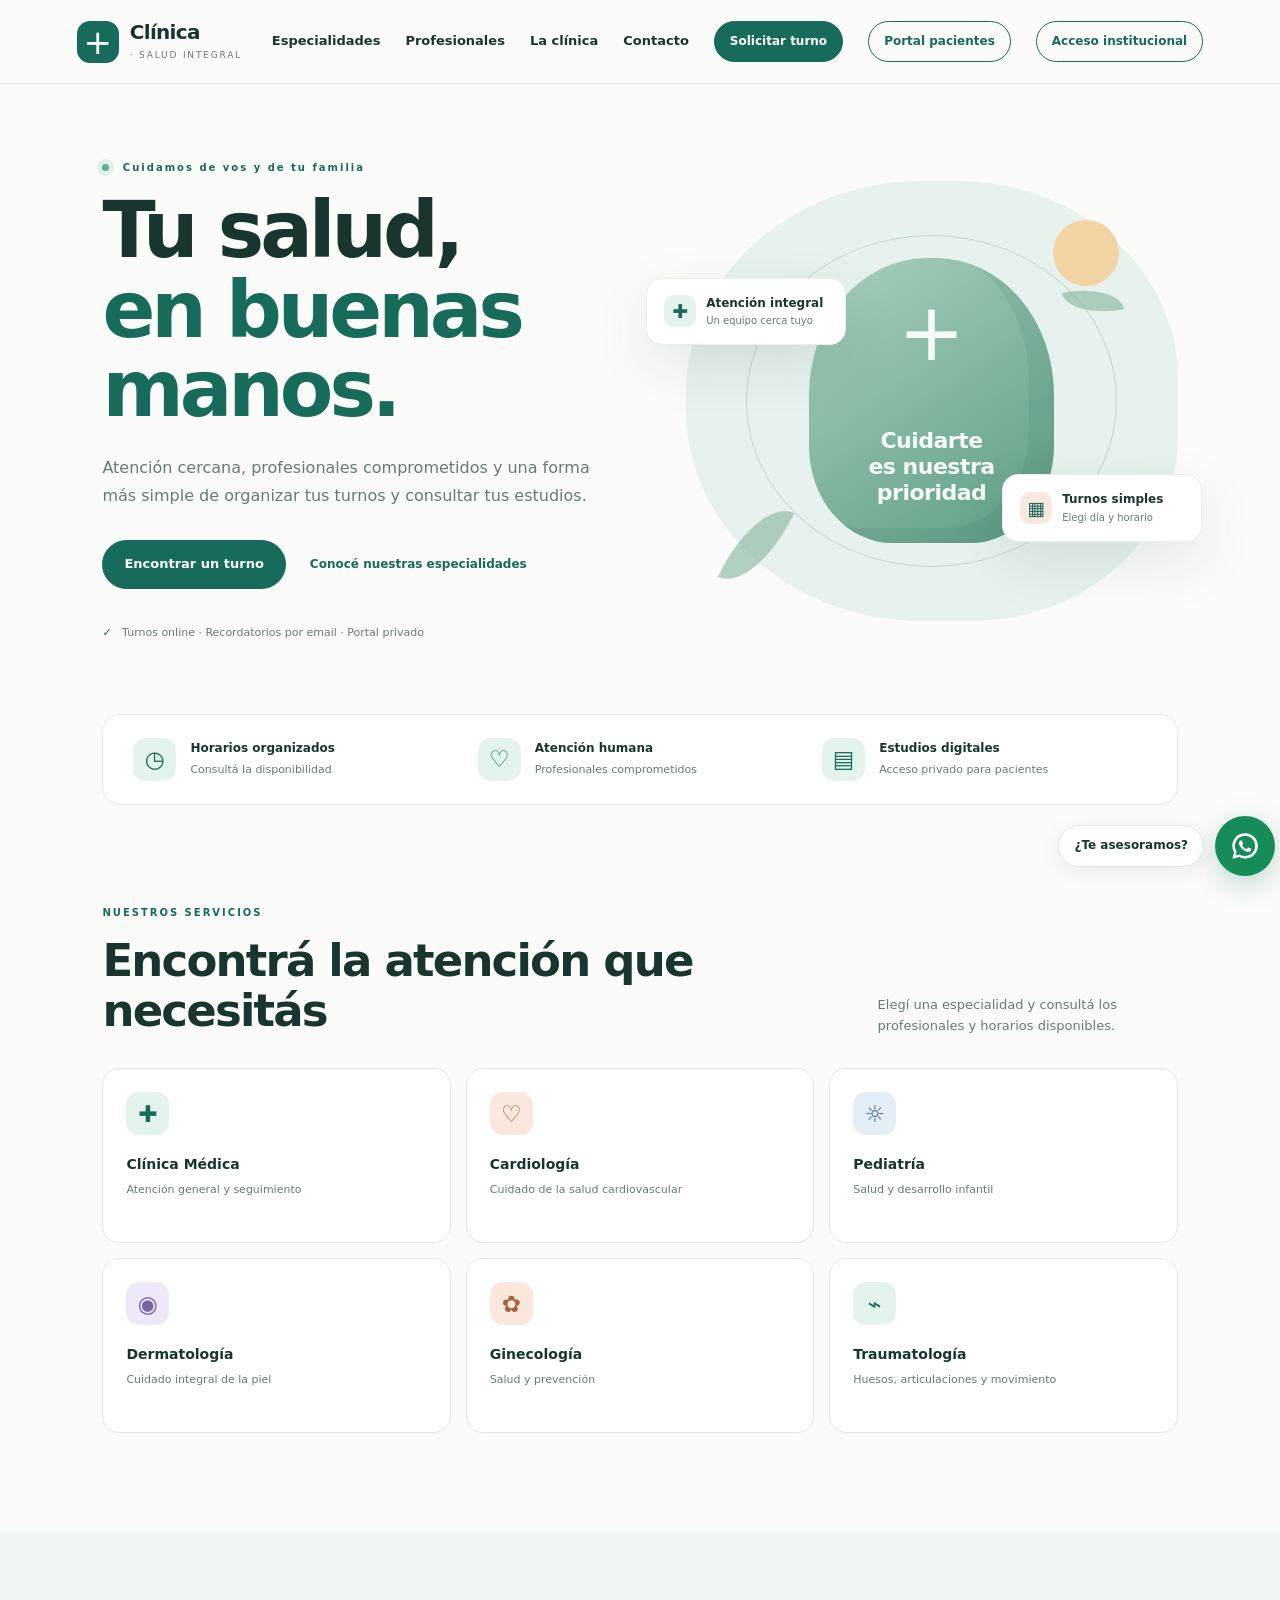
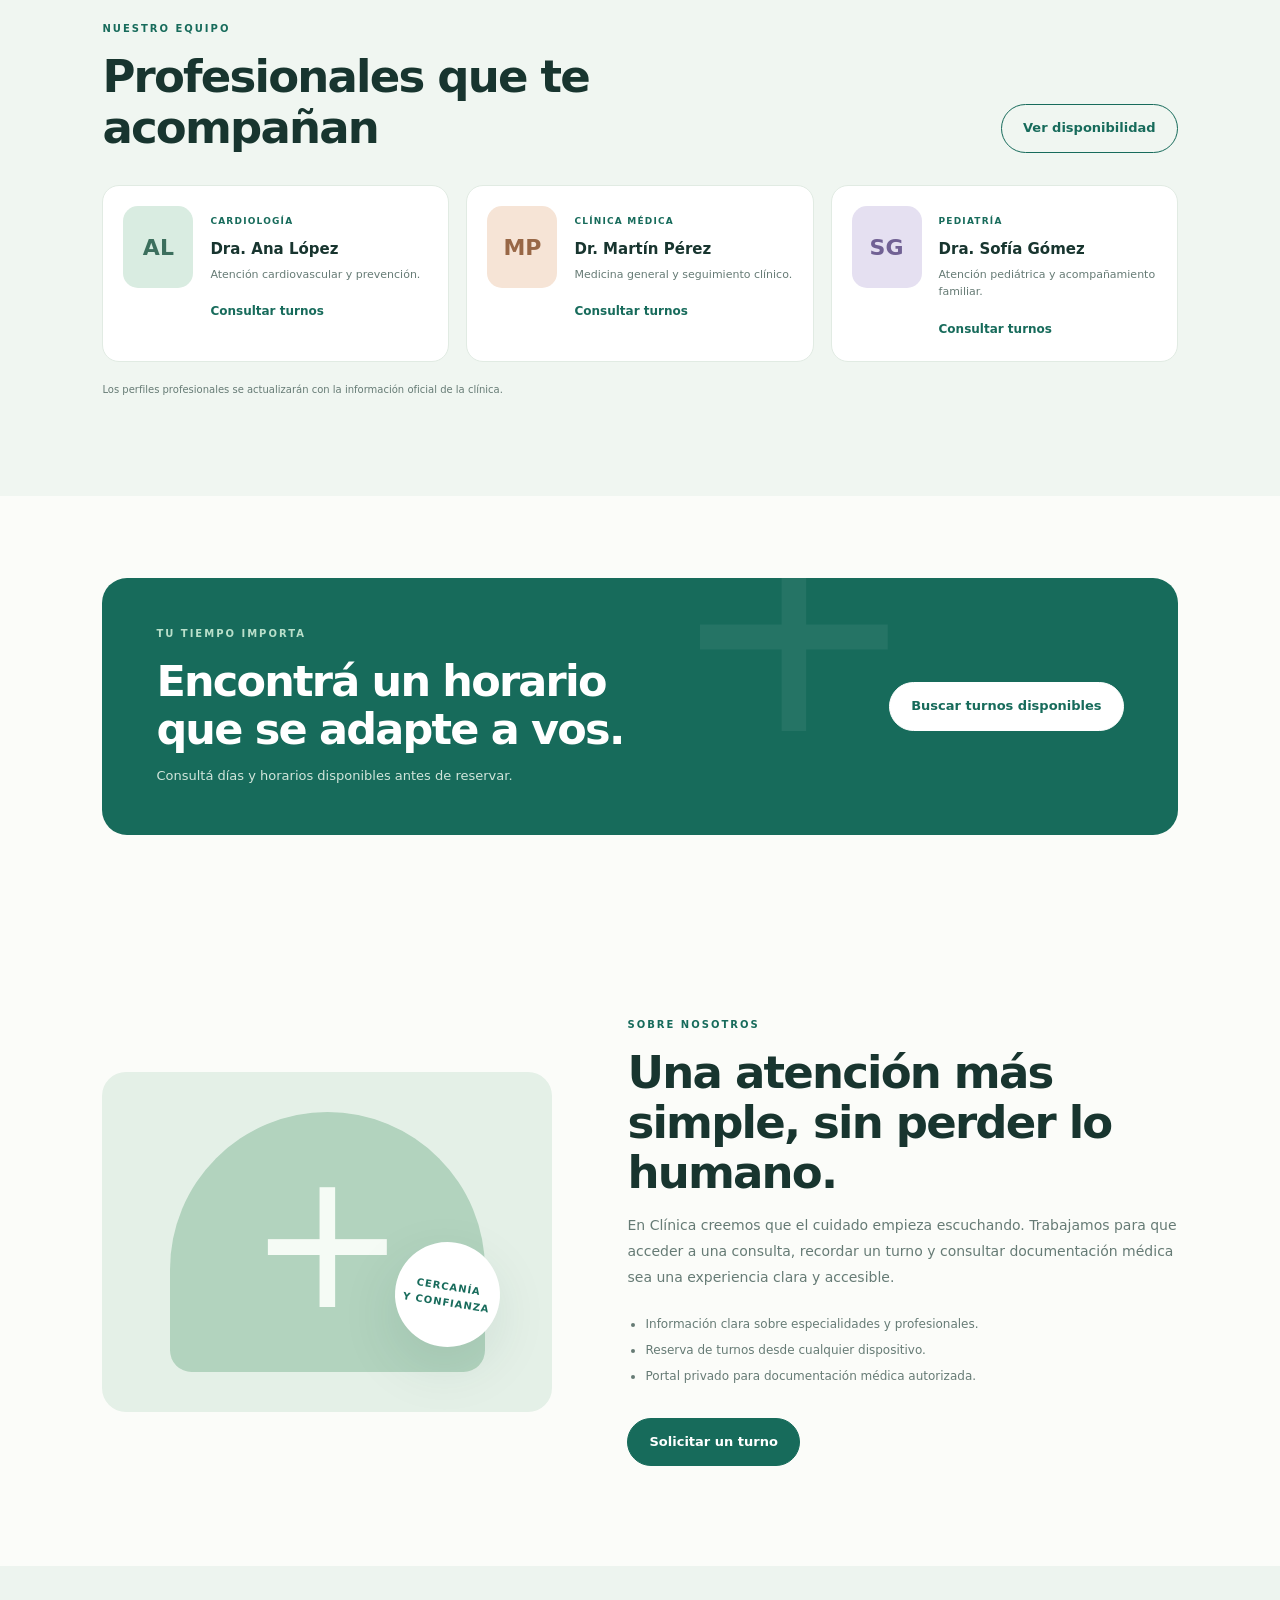
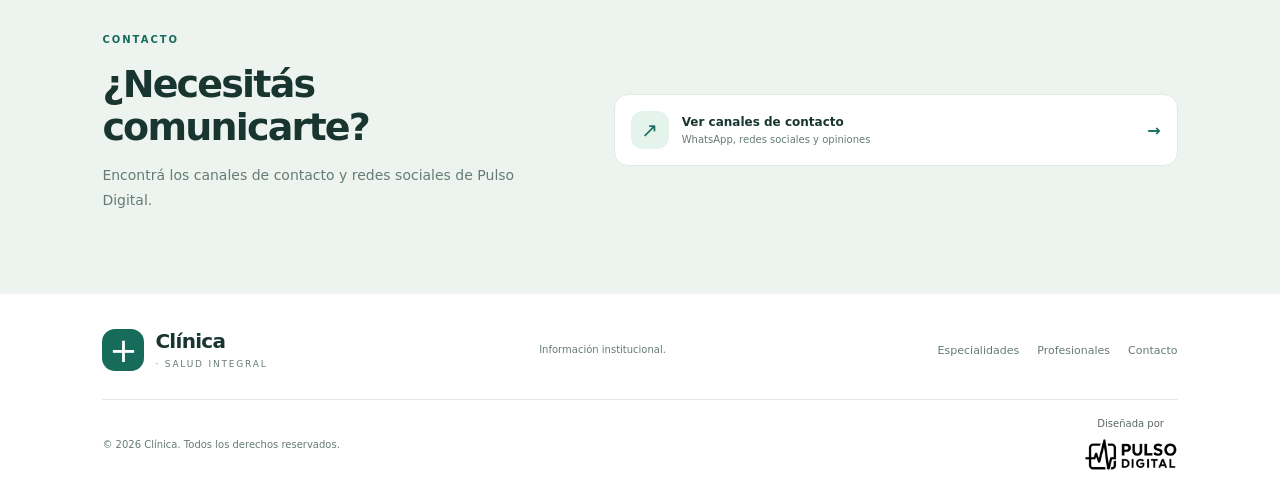
<file: index.html>
<!doctype html>
<html lang="es-AR">
<head>
  <meta charset="utf-8">
  <meta name="viewport" content="width=device-width, initial-scale=1">
  <meta name="theme-color" content="#176b5b">
  <meta name="description" content="Clínica: especialidades, profesionales y turnos online.">
  <title>Clínica | Atención y turnos online</title>
  <link rel="icon" href="assets/favicon.svg" type="image/svg+xml">
  <link rel="manifest" href="manifest.webmanifest">
  <link rel="stylesheet" href="css/styles.css">
</head>
<body>
  <header class="site-header">
    <a class="brand" href="#inicio" aria-label="Clínica, inicio">
      <span class="brand-mark">+</span><span><strong>Clínica</strong><small>· SALUD INTEGRAL</small></span>
    </a>
    <button class="nav-toggle" id="navToggle" aria-label="Abrir menú" aria-expanded="false">☰</button>
    <nav id="mainNav">
      <a href="#especialidades" data-view-link="especialidades">Especialidades</a><a href="#profesionales" data-view-link="profesionales">Profesionales</a>
      <a href="#nosotros" data-view-link="clinica">La clínica</a><a href="#contacto">Contacto</a>
      <button class="btn btn-small" data-open-booking>Solicitar turno</button>
      <button class="btn btn-outline btn-small" id="openPortal">Portal pacientes</button>
      <a class="btn btn-outline btn-small" href="paneles.html">Acceso institucional</a>
    </nav>
  </header>

  <main>
    <section class="hero" id="inicio">
      <div class="hero-copy">
        <span class="eyebrow"><span class="pulse-dot"></span> Cuidamos de vos y de tu familia</span>
        <h1>Tu salud,<br><em>en buenas manos.</em></h1>
        <p>Atención cercana, profesionales comprometidos y una forma más simple de organizar tus turnos y consultar tus estudios.</p>
        <div class="hero-actions"><button class="btn" data-open-booking>Encontrar un turno</button><button class="text-link" data-view-link="especialidades">Conocé nuestras especialidades</button></div>
        <div class="hero-note"><span class="check">✓</span> Turnos online · Recordatorios por email · Portal privado</div>
      </div>
      <div class="hero-art" aria-label="Ilustración decorativa de salud">
        <div class="sun"></div><div class="art-card card-one"><span class="mini-icon">✚</span><strong>Atención integral</strong><small>Un equipo cerca tuyo</small></div>
        <div class="art-card card-two"><span class="calendar-icon">▦</span><strong>Turnos simples</strong><small>Elegí día y horario</small></div>
        <div class="art-circle"><div class="cross">+</div><div class="art-caption">Cuidarte<br>es nuestra<br>prioridad</div></div>
        <div class="leaf leaf-a"></div><div class="leaf leaf-b"></div>
      </div>
    </section>

    <section class="quick-info">
      <div><span class="info-icon">◷</span><span><strong>Horarios organizados</strong><small>Consultá la disponibilidad</small></span></div>
      <div><span class="info-icon">♡</span><span><strong>Atención humana</strong><small>Profesionales comprometidos</small></span></div>
      <div><span class="info-icon">▤</span><span><strong>Estudios digitales</strong><small>Acceso privado para pacientes</small></span></div>
    </section>

    <section class="section" id="especialidades">
      <div class="section-heading"><div><span class="eyebrow">NUESTROS SERVICIOS</span><h2>Encontrá la atención que necesitás</h2></div><p>Elegí una especialidad y consultá los profesionales y horarios disponibles.</p></div>
      <div class="specialty-grid">
        <button class="specialty" data-specialty="Clínica Médica"><span class="specialty-icon mint">✚</span><strong>Clínica Médica</strong><small>Atención general y seguimiento</small></button>
        <button class="specialty" data-specialty="Cardiología"><span class="specialty-icon peach">♡</span><strong>Cardiología</strong><small>Cuidado de la salud cardiovascular</small></button>
        <button class="specialty" data-specialty="Pediatría"><span class="specialty-icon blue">☼</span><strong>Pediatría</strong><small>Salud y desarrollo infantil</small></button>
        <button class="specialty" data-specialty="Dermatología"><span class="specialty-icon lavender">◉</span><strong>Dermatología</strong><small>Cuidado integral de la piel</small></button>
        <button class="specialty" data-specialty="Ginecología"><span class="specialty-icon peach">✿</span><strong>Ginecología</strong><small>Salud y prevención</small></button>
        <button class="specialty" data-specialty="Traumatología"><span class="specialty-icon mint">⌁</span><strong>Traumatología</strong><small>Huesos, articulaciones y movimiento</small></button>
      </div>
    </section>

    <section class="doctors-section" id="profesionales">
      <div class="section-heading"><div><span class="eyebrow">NUESTRO EQUIPO</span><h2>Profesionales que te acompañan</h2></div><button class="btn btn-outline" data-open-booking>Ver disponibilidad</button></div>
      <div class="doctor-grid">
        <article class="doctor"><div class="doctor-avatar avatar-a">AL</div><div class="doctor-info"><span class="doctor-specialty">CARDIOLOGÍA</span><h3>Dra. Ana López</h3><p>Atención cardiovascular y prevención.</p><button class="text-link" data-doctor="Dra. Ana López">Consultar turnos</button></div></article>
        <article class="doctor"><div class="doctor-avatar avatar-b">MP</div><div class="doctor-info"><span class="doctor-specialty">CLÍNICA MÉDICA</span><h3>Dr. Martín Pérez</h3><p>Medicina general y seguimiento clínico.</p><button class="text-link" data-doctor="Dr. Martín Pérez">Consultar turnos</button></div></article>
        <article class="doctor"><div class="doctor-avatar avatar-c">SG</div><div class="doctor-info"><span class="doctor-specialty">PEDIATRÍA</span><h3>Dra. Sofía Gómez</h3><p>Atención pediátrica y acompañamiento familiar.</p><button class="text-link" data-doctor="Dra. Sofía Gómez">Consultar turnos</button></div></article>
      </div>
      <p class="profile-note">Los perfiles profesionales se actualizarán con la información oficial de la clínica.</p>
    </section>

    <section class="booking-banner">
      <div><span class="eyebrow">TU TIEMPO IMPORTA</span><h2>Encontrá un horario<br>que se adapte a vos.</h2><p>Consultá días y horarios disponibles antes de reservar.</p></div>
      <button class="btn btn-light" data-open-booking>Buscar turnos disponibles</button>
      <div class="banner-shape">+</div>
    </section>

    <section class="section about" id="nosotros">
      <div class="about-visual"><div class="about-square"><span class="big-plus">+</span><span class="about-stamp">CERCANÍA<br>Y CONFIANZA</span></div></div>
      <div class="about-copy"><span class="eyebrow">SOBRE NOSOTROS</span><h2>Una atención más simple, sin perder lo humano.</h2><p>En Clínica creemos que el cuidado empieza escuchando. Trabajamos para que acceder a una consulta, recordar un turno y consultar documentación médica sea una experiencia clara y accesible.</p><ul><li>Información clara sobre especialidades y profesionales.</li><li>Reserva de turnos desde cualquier dispositivo.</li><li>Portal privado para documentación médica autorizada.</li></ul><button class="btn" data-open-booking>Solicitar un turno</button></div>
    </section>

    <section class="contact-section" id="contacto">
      <div><span class="eyebrow">CONTACTO</span><h2>¿Necesitás comunicarte?</h2><p>Encontrá los canales de contacto y redes sociales de Pulso Digital.</p></div>
      <div class="contact-cards"><button class="contact-card contact-open" type="button" data-open-contact><span class="contact-icon">↗</span><span><strong>Ver canales de contacto</strong><small>WhatsApp, redes sociales y opiniones</small></span><b>→</b></button></div>
    </section>
  </main>

  <footer class="site-footer">
    <div class="footer-main"><a class="brand footer-brand" href="#inicio"><span class="brand-mark">+</span><span><strong>Clínica</strong><small>· SALUD INTEGRAL</small></span></a><p>Información institucional.</p><div class="footer-links"><a href="#especialidades" data-view-link="especialidades">Especialidades</a><a href="#profesionales" data-view-link="profesionales">Profesionales</a><a href="#contacto">Contacto</a></div></div>
    <div class="footer-bottom"><span>© <span id="year"></span> Clínica. Todos los derechos reservados.</span><div class="credit"><span>Diseñada por</span><img src="assets/pulsodigital-logo.png" alt="Logo de Pulso Digital"></div></div>
  </footer>


  <section id="internalView" class="internal-view" aria-hidden="true" inert>
    <div class="internal-view-top"><button type="button" class="back-link" id="viewBack">← Volver al inicio</button><span class="internal-kicker">CLÍNICA</span></div>
    <div class="internal-view-content" id="internalViewContent"></div>
  </section>
  <div class="whatsapp-widget" id="whatsappWidget">
    <div class="whatsapp-teaser" id="whatsappTeaser">¿Te asesoramos?</div>
    <button class="whatsapp-fab" id="whatsappFab" aria-label="Abrir asesoramiento por WhatsApp" aria-expanded="false">
      <svg viewBox="0 0 32 32" aria-hidden="true"><path d="M16.05 3.2A12.7 12.7 0 0 0 5.1 22.3L3.4 28.7l6.6-1.7A12.7 12.7 0 1 0 16.05 3.2Zm0 22.9a10.2 10.2 0 0 1-5.2-1.42l-.38-.23-3.92 1.03 1.05-3.82-.25-.4a10.15 10.15 0 1 1 8.7 4.84Zm5.57-7.6c-.3-.15-1.8-.89-2.08-.99-.28-.1-.48-.15-.68.15-.2.3-.78.99-.96 1.19-.18.2-.35.22-.65.07-.3-.15-1.27-.47-2.42-1.5-.9-.8-1.5-1.8-1.67-2.1-.17-.3-.02-.46.13-.61.13-.13.3-.35.45-.52.15-.17.2-.3.3-.5.1-.2.05-.38-.03-.53-.07-.15-.68-1.64-.93-2.25-.24-.59-.49-.51-.68-.52h-.58c-.2 0-.53.08-.8.38-.28.3-1.06 1.03-1.06 2.52s1.09 2.92 1.24 3.12c.15.2 2.14 3.27 5.18 4.58.72.31 1.28.5 1.72.64.72.23 1.38.2 1.9.12.58-.09 1.8-.74 2.05-1.45.25-.72.25-1.34.18-1.47-.08-.13-.28-.2-.58-.35Z" fill="currentColor"/></svg>
    </button>
    <div class="whatsapp-chat" id="whatsappChat" hidden>
      <div class="chat-head"><span class="chat-logo">+</span><span><strong>¿Te asesoramos?</strong><small>Clínica · Secretaría</small></span><button id="closeWhatsapp" aria-label="Cerrar chat">×</button></div>
      <div class="chat-body">
        <div class="chat-messages" id="chatMessages" aria-live="polite">
          <div class="chat-bubble bot-message">¡Hola! 👋 Soy el asistente virtual de la clínica. ¿En qué podemos ayudarte?</div>
        </div>
        <button type="button" class="chat-reset-home" id="chatResetHome" hidden>← Volver al inicio</button>
        <div class="chat-quick-title" id="chatQuickTitle">Elegí una opción:</div>
        <div class="chat-quick-options" id="chatQuickOptions">
          <button type="button" class="chat-quick" data-bot-action="appointment">📅 Consultar mi turno</button>
          <button type="button" class="chat-quick" data-bot-action="specialties">🩺 Especialidades y profesionales</button>
          <button type="button" class="chat-quick" data-bot-action="hours">🕒 Horarios y ubicación</button>
          <button type="button" class="chat-quick" data-bot-action="preparation">📋 Preparación para una consulta</button>
          <button type="button" class="chat-quick chat-quick-human" id="humanWhatsapp">👤 Hablar con una persona</button>
        </div>
        <form class="chat-input-row" id="chatInputForm">
          <input id="chatInput" maxlength="120" autocomplete="off" placeholder="Escribí tu respuesta..." aria-label="Escribí tu respuesta">
          <button class="btn chat-send" type="submit" aria-label="Enviar mensaje">Enviar</button>
        </form>
        <p class="chat-disclaimer" id="whatsappStatus">Asistente virtual de Clínica.</p>
      </div>
    </div>
  </div>

  <dialog id="bookingDialog" class="modal">
    <form id="bookingForm" method="dialog" novalidate>
      <div class="modal-heading"><div><span class="eyebrow">RESERVA ONLINE</span><h2>Solicitá tu turno</h2></div><button type="button" class="close-modal" data-close="bookingDialog" aria-label="Cerrar">×</button></div>
      <div class="steps"><span class="step active">1. Identificación</span><span class="step">2. Turno</span></div>
      <div class="form-grid">
        <label class="full">DNI del paciente<input id="dni" inputmode="numeric" autocomplete="off" pattern="[0-9]{7,9}" maxlength="9" required placeholder="Ingresá tu DNI sin puntos"></label>
        <div class="full lookup-row"><button type="button" class="btn btn-outline" id="verifyDni">Verificar DNI</button><span id="dniMessage" class="availability-note" role="status">Primero verificá tu DNI para continuar.</span></div>
        <label>Nombres<input id="firstNames" autocomplete="given-name" required maxlength="100" placeholder="Tus nombres" disabled></label>
        <label>Apellidos<input id="lastNames" autocomplete="family-name" required maxlength="100" placeholder="Tus apellidos" disabled></label>
        <label>Celular<input id="phone" type="tel" autocomplete="tel" inputmode="tel" pattern="\+?[0-9][0-9 ()-]{5,24}" required placeholder="Código de área y número" disabled></label>
        <label>Email<input id="email" type="email" autocomplete="email" required maxlength="254" placeholder="nombre@correo.com" disabled></label>
        <label class="full">Especialidad<select id="specialtySelect" required disabled><option value="">Seleccionar especialidad</option></select></label>
        <label class="full">Profesional<select id="doctorSelect" required disabled><option value="">Seleccioná especialidad primero</option></select></label>
        <label>Fecha disponible<input type="date" id="appointmentDate" required disabled></label>
        <label>Horario disponible<select id="timeSelect" required disabled><option value="">Elegí primero la especialidad y fecha</option></select></label>
        <p class="availability-note full" id="availabilityNote">Verificá tu DNI para consultar la agenda.</p>
        <div class="full" id="demandNote" hidden></div>
        <label class="full check-label"><input type="checkbox" id="consent" required disabled> Confirmo que los datos son correctos y acepto el tratamiento de datos necesario para gestionar el turno.</label>
      </div>
      <div class="privacy-note"><strong>Tu privacidad importa.</strong> Solicitá tu turno de manera simple y segura.</div>
      <div class="modal-actions"><button type="button" class="btn btn-outline" data-close="bookingDialog">Cancelar</button><button type="submit" class="btn" disabled>Solicitar turno</button></div>
      <div id="bookingResult" class="result-message" role="status" hidden></div>
    </form>
  </dialog>
  <dialog id="contactDialog" class="modal contact-modal">
    <div class="modal-heading">
      <div><span class="eyebrow">CANALES OFICIALES</span><h2>Contacto · Pulso Digital</h2></div>
      <button type="button" class="close-modal" data-close="contactDialog" aria-label="Cerrar">×</button>
    </div>
    <p class="contact-modal-intro">Elegí el canal que prefieras para comunicarte, conocer nuestro trabajo o compartir tu opinión.</p>
    <div class="contact-modal-grid">
      <a class="contact-option" href="https://wa.me/5493804507584" target="_blank" rel="noopener noreferrer">
        <span class="contact-option-icon brand-whatsapp" aria-hidden="true"><svg viewBox="0 0 24 24"><path d="M20.5 11.8a8.5 8.5 0 0 1-12.6 7.4L3 20.5l1.4-4.7a8.5 8.5 0 1 1 16.1-4Z" fill="none" stroke="currentColor" stroke-width="1.8" stroke-linejoin="round"/><path d="M8.2 7.8c.2-.5.5-.5.8-.5h.5c.2 0 .4.1.5.4l.8 1.9c.1.2 0 .4-.1.6l-.6.7c-.2.2-.2.4 0 .6.5.9 1.2 1.6 2.1 2.1.2.1.4.1.6-.1l.8-.9c.2-.2.4-.2.6-.1l1.8.9c.3.1.4.3.4.5 0 .3-.2 1.2-.8 1.6-.5.4-1.1.6-1.8.4-1-.2-2.3-.8-3.7-2.1-1.2-1.1-2-2.5-2.2-3.5-.2-.8 0-1.6.3-2.1Z" fill="currentColor"/></svg></span><span><strong>WhatsApp</strong><small>Escribinos directamente</small></span><b>↗</b>
      </a>
      <a class="contact-option" href="https://www.instagram.com/pulsodigital.lr/" target="_blank" rel="noopener noreferrer">
        <span class="contact-option-icon brand-instagram" aria-hidden="true"><svg viewBox="0 0 24 24"><defs><linearGradient id="igBrandGradient" x1="0" y1="1" x2="1" y2="0"><stop offset="0" stop-color="#feda75"/><stop offset=".35" stop-color="#fa7e1e"/><stop offset=".68" stop-color="#d62976"/><stop offset="1" stop-color="#4f5bd5"/></linearGradient></defs><rect x="3" y="3" width="18" height="18" rx="5" fill="none" stroke="url(#igBrandGradient)" stroke-width="2"/><circle cx="12" cy="12" r="4" fill="none" stroke="url(#igBrandGradient)" stroke-width="2"/><circle cx="17.5" cy="6.7" r="1.2" fill="#d62976"/></svg></span><span><strong>Instagram</strong><small>@pulsodigital.lr</small></span><b>↗</b>
      </a>
      <a class="contact-option" href="https://www.linkedin.com/in/claudio-exequiel-rivadera-308611377/" target="_blank" rel="noopener noreferrer">
        <span class="contact-option-icon">in</span><span><strong>LinkedIn</strong><small>Perfil profesional</small></span><b>↗</b>
      </a>
      <a class="contact-option" href="https://www.facebook.com/profile.php?id=61583352606803" target="_blank" rel="noopener noreferrer">
        <span class="contact-option-icon">f</span><span><strong>Facebook</strong><small>Pulso Digital</small></span><b>↗</b>
      </a>
      <a class="contact-option" href="https://www.google.com/maps/place/Pulso+Digital+LR+-+Servicio+T%C3%A9cnico+de+PC+e+Impresoras/@-29.4199925,-66.8472006,17z/data=!3m1!4b1!4m6!3m5!1s0x9427db9c2dbc7329:0x44eb988b37d756ab!8m2!3d-29.4199925!4d-66.8472006!16s%2Fg%2F11n3m7cgb_?entry=ttu&g_ep=EgoyMDI2MTEwMy4wIKXMDSoASAFQAw%3D%3D" target="_blank" rel="noopener noreferrer">
        <span class="contact-option-icon brand-google" aria-hidden="true"><svg viewBox="0 0 48 48"><path fill="#4285F4" d="M43.6 24.5c0-1.4-.1-2.8-.4-4.1H24v7.8h11a9.4 9.4 0 0 1-4.1 6.2v5.1h6.7c3.9-3.6 6-8.8 6-15Z"/><path fill="#34A853" d="M24 44c5.5 0 10.1-1.8 13.5-4.9l-6.7-5.1c-1.8 1.2-4.1 2-6.8 2-5.2 0-9.6-3.5-11.2-8.2H5.9v5.2A20 20 0 0 0 24 44Z"/><path fill="#FBBC05" d="M12.8 27.8a12 12 0 0 1 0-7.6V15H5.9a20 20 0 0 0 0 18l6.9-5.2Z"/><path fill="#EA4335" d="M24 12c3 0 5.7 1 7.8 3.1l5.8-5.8C34.1 6 29.5 4 24 4A20 20 0 0 0 5.9 15l6.9 5.2C14.4 15.5 18.8 12 24 12Z"/></svg></span><span><strong>Opiniones en Google</strong><small>Leé reseñas y compartí tu experiencia</small></span><b>↗</b>
      </a>
    </div>
    <div class="modal-actions"><button type="button" class="btn btn-outline" data-close="contactDialog">Cerrar</button></div>
  </dialog>

  <dialog id="confirmationDialog" class="modal">
    <div class="modal-heading"><div><span class="eyebrow">RESERVA ONLINE</span><h2>¡Turno reservado!</h2></div><button type="button" class="close-modal" data-close="confirmationDialog" aria-label="Cerrar">×</button></div>
    <div id="confirmationDetails" class="confirmation-details"></div>
    <div class="modal-actions"><button type="button" class="btn" id="confirmationClose">Aceptar</button></div>
  </dialog>

  <dialog id="portalDialog" class="modal portal-modal">
    <form method="dialog" id="portalForm">
      <div class="modal-heading"><div><span class="eyebrow">ÁREA PRIVADA</span><h2>Portal de pacientes</h2></div><button type="button" class="close-modal" data-close="portalDialog" aria-label="Cerrar">×</button></div>
      <p>Ingresá con el DNI del paciente y tu contraseña de acceso.</p>
      <label>DNI / Usuario<input inputmode="numeric" autocomplete="username" required placeholder="Tu DNI"></label>
      <label>Contraseña<input type="password" autocomplete="current-password" required placeholder="Tu contraseña"></label>
      <button type="submit" class="btn full-width">Ingresar al portal</button>
      <p class="small-muted">Ingresá con las credenciales de acceso proporcionadas por la clínica.</p>
      <div id="portalResult" class="result-message" role="status" hidden></div>
    </form>
  </dialog>

  <script src="js/config.js"></script>
  <script src="js/app.js"></script>
</body>
</html>
</file>
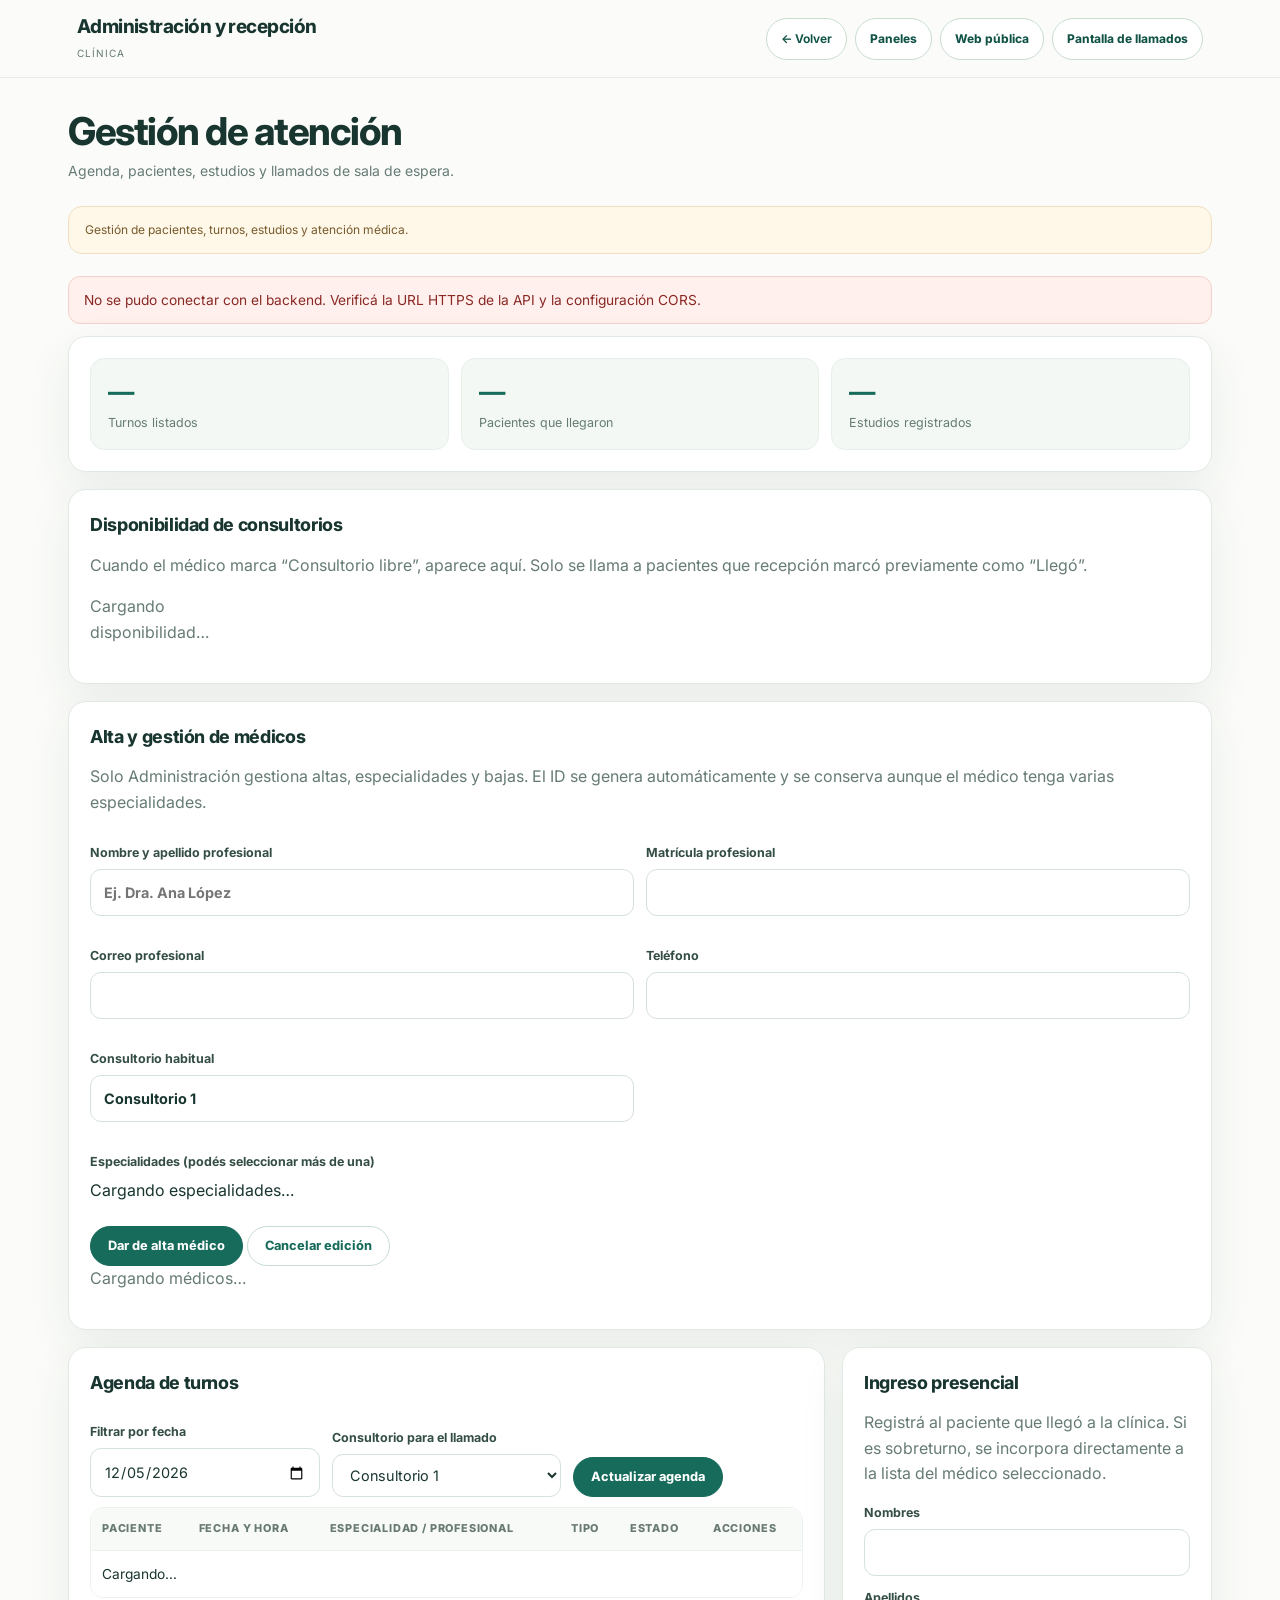
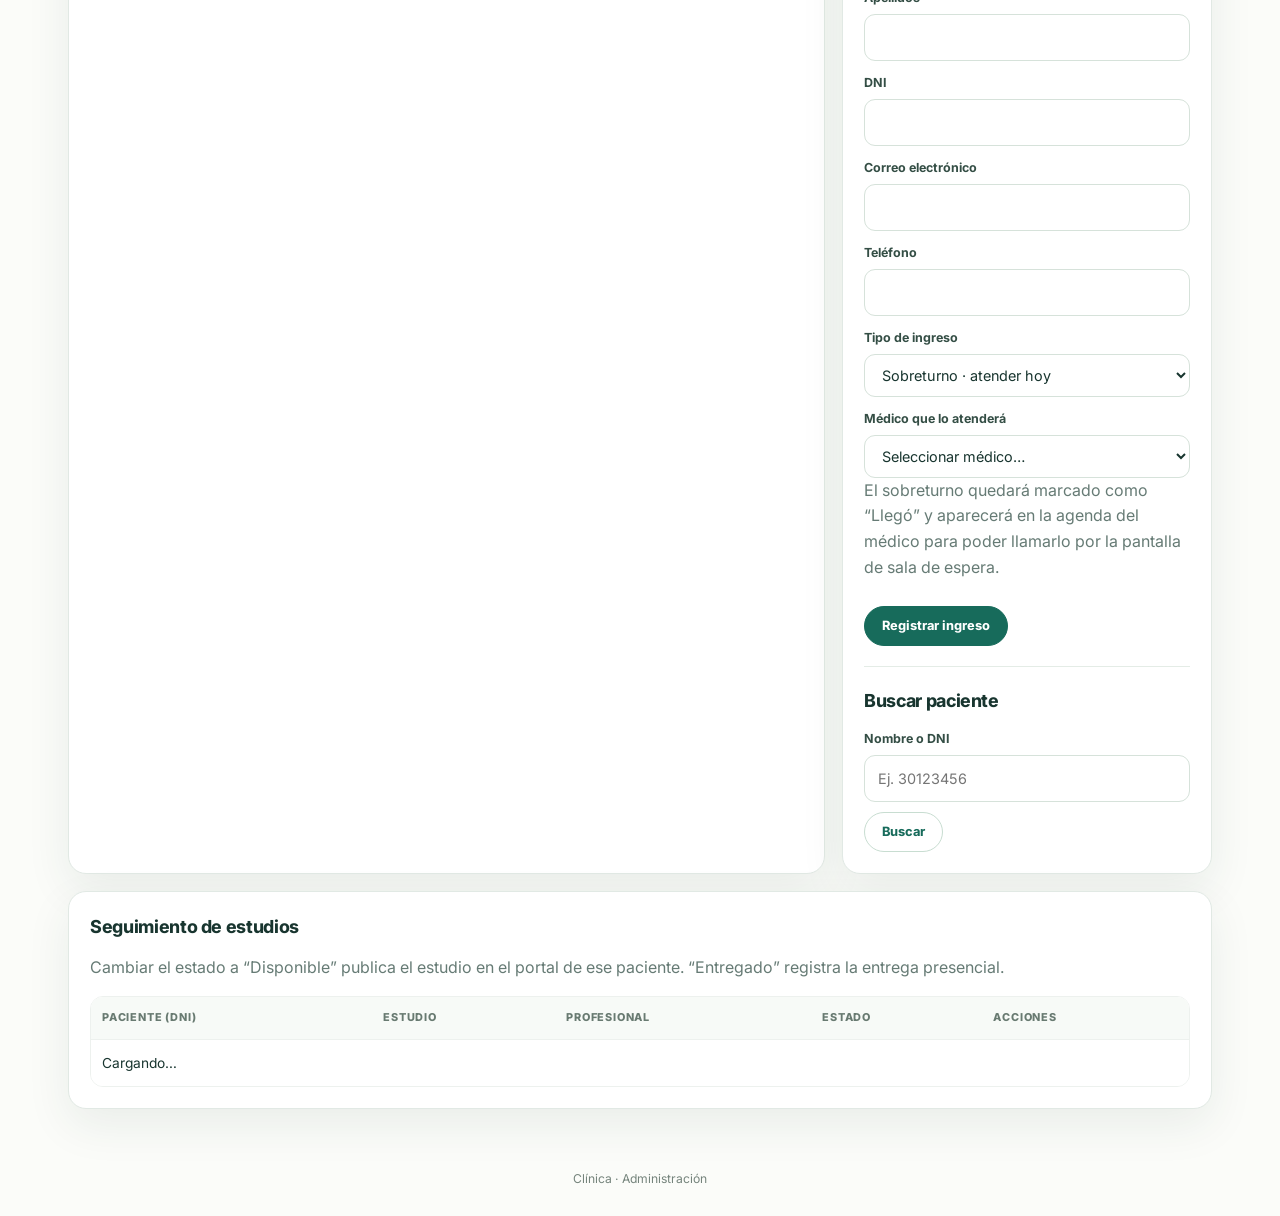
<file: admin.html>
<!doctype html><html lang="es"><head><meta charset="utf-8"><meta name="viewport" content="width=device-width,initial-scale=1"><title>Administración | Clínica</title><link rel="stylesheet" href="css/panels.css"></head><body><header class="top"><div><strong>Administración y recepción</strong><small>Clínica</small></div><nav><a class="back-link" data-back href="paneles.html" aria-label="Volver a la página anterior">← Volver</a><a href="paneles.html">Paneles</a><a href="index.html">Web pública</a><a href="llamados.html" target="_blank">Pantalla de llamados</a></nav></header><main class="wrap"><section class="intro"><h1>Gestión de atención</h1><p>Agenda, pacientes, estudios y llamados de sala de espera.</p></section><div class="notice">Gestión de pacientes, turnos, estudios y atención médica.</div><div id="message" class="msg hidden"></div><div class="grid"><section class="card span-12"><div class="stats"><div class="stat"><b id="statTotal">—</b><span>Turnos listados</span></div><div class="stat"><b id="statArrived">—</b><span>Pacientes que llegaron</span></div><div class="stat"><b id="statStudies">—</b><span>Estudios registrados</span></div></div></section><section class="card span-12"><h2>Disponibilidad de consultorios</h2><p class="muted">Cuando el médico marca “Consultorio libre”, aparece aquí. Solo se llama a pacientes que recepción marcó previamente como “Llegó”.</p><div id="doctorStatuses" class="grid"><p class="muted">Cargando disponibilidad…</p></div></section><section class="card span-12"><h2>Alta y gestión de médicos</h2><p class="muted">Solo Administración gestiona altas, especialidades y bajas. El ID se genera automáticamente y se conserva aunque el médico tenga varias especialidades.</p><form id="doctorForm" class="doctor-management-form"><input type="hidden" name="id" id="doctorId"><label>Nombre y apellido profesional<input name="full_name" id="doctorName" required maxlength="120" placeholder="Ej. Dra. Ana López"></label><label>Matrícula profesional<input name="license_number" id="doctorLicense" maxlength="80"></label><label>Correo profesional<input name="email" id="doctorEmail" type="email" maxlength="254"></label><label>Teléfono<input name="phone" id="doctorPhone" type="tel" pattern="\+?[0-9][0-9 ()-]{5,24}" maxlength="30"></label><label>Consultorio habitual<input name="room" id="doctorRoomAdmin" value="Consultorio 1" required maxlength="80"></label><div class="full"><label>Especialidades (podés seleccionar más de una)</label><div id="doctorSpecialtyChecks" class="specialty-checks">Cargando especialidades…</div></div><div class="full"><button class="btn primary" type="submit" id="saveDoctor">Dar de alta médico</button> <button class="btn secondary" type="button" id="cancelDoctorEdit" hidden>Cancelar edición</button></div></form><div id="doctorList"><p class="muted">Cargando médicos…</p></div></section><section class="card span-8"><h2>Agenda de turnos</h2><div class="row"><div><label for="filterDate">Filtrar por fecha</label><input type="date" id="filterDate"></div><div><label for="room">Consultorio para el llamado</label><select id="room"><option>Consultorio 1</option><option>Consultorio 2</option><option>Consultorio 3</option><option>Laboratorio</option><option>Diagnóstico por imágenes</option></select></div><div><button class="btn primary" id="reload">Actualizar agenda</button></div></div><div class="table-wrap"><table><thead><tr><th>Paciente</th><th>Fecha y hora</th><th>Especialidad / profesional</th><th>Tipo</th><th>Estado</th><th>Acciones</th></tr></thead><tbody id="appointments"><tr><td colspan="6">Cargando…</td></tr></tbody></table></div></section><section class="card span-4"><h2>Ingreso presencial</h2><p class="muted">Registrá al paciente que llegó a la clínica. Si es sobreturno, se incorpora directamente a la lista del médico seleccionado.</p><form id="patientForm"><label>Nombres</label><input name="first_names" required><label>Apellidos</label><input name="last_names" required><label>DNI</label><input name="dni" inputmode="numeric" pattern="[0-9]{7,9}" required><label>Correo electrónico</label><input name="email" type="email"><label>Teléfono</label><input name="phone">
<label for="patientEntryType">Tipo de ingreso</label><select name="entry_type" id="patientEntryType"><option value="sobreturno">Sobreturno · atender hoy</option><option value="solo">Solo registrar paciente</option></select>
<div id="overbookingDoctorWrap"><label for="overbookingDoctor">Médico que lo atenderá</label><select name="doctor" id="overbookingDoctor" required><option value="">Seleccionar médico…</option></select></div>
<p class="muted" id="overbookingHelp">El sobreturno quedará marcado como “Llegó” y aparecerá en la agenda del médico para poder llamarlo por la pantalla de sala de espera.</p>
<button class="btn primary" type="submit">Registrar ingreso</button></form><hr style="border:0;border-top:1px solid #e4ece6;margin:20px 0"><h2>Buscar paciente</h2><form id="searchForm"><label>Nombre o DNI</label><input id="patientQuery" placeholder="Ej. 30123456"><button class="btn secondary">Buscar</button></form><div id="patientResults"></div></section><section class="card span-12"><h2>Seguimiento de estudios</h2><p class="muted">Cambiar el estado a “Disponible” publica el estudio en el portal de ese paciente. “Entregado” registra la entrega presencial.</p><div class="table-wrap"><table><thead><tr><th>Paciente (DNI)</th><th>Estudio</th><th>Profesional</th><th>Estado</th><th>Acciones</th></tr></thead><tbody id="studies"><tr><td colspan="5">Cargando…</td></tr></tbody></table></div></section></div></main><footer class="footer">Clínica · Administración</footer><script src="js/config.js"></script><script src="js/panels.js"></script><script>
async function loadDoctorStatuses(){try{const r=await api('/api/admin/doctor-status');$('#doctorStatuses').innerHTML=r.doctors.map(d=>{const last=d.last_call;const count=Number(d.call_count||0);const repeatable=last&&last.status==='called'&&count<2;return `<div class="card span-4"><h3>${esc(d.doctor)}</h3><p><span class="pill ${Number(d.is_free)?'ok':'warn'}">${Number(d.is_free)?'Consultorio libre':'Consultorio ocupado'}</span></p><p class="muted">${esc(d.room||'Consultorio sin asignar')}</p>${last&&last.status==='called'?`<p>Último llamado: <b>${esc(last.patient_name)}</b> · ${count}/2 llamados</p>`:''}<button class="btn secondary" ${repeatable?'':'disabled'} data-doctor="${esc(d.doctor)}" onclick="repeatCall(this)">Repetir llamado (${Math.min(count+1,2)}/2)</button> <small class="muted">El llamado se dispara automáticamente cuando el médico marca “Consultorio libre”.</small></div>`}).join('')}catch(e){msg(e.message,true)}}async function callNext(button){const doctor=button.dataset.doctor,room=button.dataset.room;if(!confirm('¿Llamar al siguiente paciente que llegó para '+doctor+' en '+room+'?'))return;button.disabled=true;try{const r=await api('/api/admin/doctor/'+encodeURIComponent(doctor)+'/call-next',{method:'POST',body:JSON.stringify({room,date:$('#filterDate').value||new Date().toLocaleDateString('en-CA')})});msg(r.message);await load();await loadDoctorStatuses()}catch(e){msg(e.message,true);await loadDoctorStatuses()}finally{button.disabled=false}}async function repeatCall(button){const doctor=button.dataset.doctor;if(!confirm('¿Repetir el llamado del paciente actual de '+doctor+'?'))return;button.disabled=true;try{const r=await api('/api/admin/doctor/'+encodeURIComponent(doctor)+'/repeat-call',{method:'POST',body:JSON.stringify({date:$('#filterDate').value||new Date().toLocaleDateString('en-CA')})});msg(r.message);await loadDoctorStatuses()}catch(e){msg(e.message,true);await loadDoctorStatuses()}finally{button.disabled=false}}async function load(){try{const date=$('#filterDate').value;const a=await api('/api/admin/appointments'+(date?'?date='+date:''));$('#appointments').innerHTML=a.appointments.map(x=>`<tr><td><b>${esc(x.first_names)} ${esc(x.last_names)}</b><br><small>ID ${esc(x.patient_id||'—')} · DNI ${esc(x.dni)}</small></td><td>${dt(x.starts_at)}</td><td>${esc(x.specialty)}<br><small>${esc(x.doctor)}</small></td><td><span class="pill ${x.appointment_type==='sobreturno'?'warn':''}">${x.appointment_type==='sobreturno'?'Sobreturno':'Con turno'}</span></td><td><span class="pill ${x.status==='attended'?'ok':x.status==='booked'?'warn':''}">${statusLabel(x.status)}</span></td><td>${x.status==='booked'?`<button class="btn secondary" onclick="setStatus(${x.id},'arrived')">Llegó</button>`:''}<button class="btn secondary" onclick="reschedule(${x.id})" ${x.appointment_type==='sobreturno'?'disabled title="Un sobreturno no tiene horario reservado"':''}>Reprogramar</button><button class="btn secondary" onclick="setStatus(${x.id},'attended')">Atendido</button><button class="btn danger" onclick="setStatus(${x.id},'cancelled')">Cancelar</button></td></tr>`).join('')||'<tr><td colspan="6" class="empty">No hay turnos para este filtro.</td></tr>';$('#statTotal').textContent=a.appointments.length;$('#statArrived').textContent=a.appointments.filter(x=>['arrived','called'].includes(x.status)).length;const s=await api('/api/doctor/patient/30123456');$('#statStudies').textContent=s.studies.length;loadStudies();}catch(e){msg(e.message,true)}}
async function setStatus(id,status){try{await api('/api/admin/appointments/'+id+'/status',{method:'POST',body:JSON.stringify({status})});msg('Estado actualizado.');load()}catch(e){msg(e.message,true)}}
async function call(id){try{const r=await api('/api/admin/appointments/'+id+'/call',{method:'POST',body:JSON.stringify({room:$('#room').value})});msg('Llamado publicado: '+r.patient_name+' — '+r.room);load()}catch(e){msg(e.message,true)}}
async function reschedule(id){const date=prompt('Nueva fecha (AAAA-MM-DD):');if(!date)return;const time=prompt('Nuevo horario (ej. 10:00):');if(!time)return;try{const r=await api('/api/admin/appointments/'+id+'/reschedule',{method:'POST',body:JSON.stringify({date,time})});msg(r.message);load()}catch(e){msg(e.message,true)}}
async function loadStudies(){try{const p=await api('/api/doctor/patient/30123456');const rows=p.studies;$('#studies').innerHTML=rows.map(s=>`<tr><td>${esc(s.dni)}</td><td>${esc(s.title)}<br><small>${esc(s.study_type)}</small></td><td>${esc(s.professional)}</td><td><span class="pill">${statusLabel(s.status)}</span></td><td><button class="btn secondary" onclick="studyStatus(${s.id},'processing')">En proceso</button><button class="btn primary" onclick="studyStatus(${s.id},'available')">Disponible</button><button class="btn secondary" onclick="studyStatus(${s.id},'delivered')">Entregado</button></td></tr>`).join('')||'<tr><td colspan="5" class="empty">No hay estudios.</td></tr>'}catch(e){}}
async function studyStatus(id,status){try{await api('/api/admin/studies/'+id+'/status',{method:'POST',body:JSON.stringify({status})});msg('Estado del estudio actualizado.');load()}catch(e){msg(e.message,true)}}
$('#reload').onclick=load;$('#filterDate').value=new Date().toLocaleDateString('en-CA');function syncEntryType(){const isOverbooking=$('#patientEntryType').value==='sobreturno';$('#overbookingDoctorWrap').classList.toggle('hidden',!isOverbooking);$('#overbookingDoctor').required=isOverbooking;$('#overbookingHelp').textContent=isOverbooking?'El sobreturno quedará marcado como “Llegó” y aparecerá en la agenda del médico para poder llamarlo por la pantalla de sala de espera.':'Se guardarán los datos del paciente sin crear un ingreso a la agenda.'}$('#patientEntryType').onchange=syncEntryType;syncEntryType();
$('#patientForm').onsubmit=async e=>{e.preventDefault();const form=e.target;const button=form.querySelector('button[type=submit]');const d=Object.fromEntries(new FormData(form));const entryType=d.entry_type;delete d.entry_type;button.disabled=true;button.textContent='Guardando…';msg('Registrando paciente…');try{const endpoint=entryType==='sobreturno'?'/api/admin/overbooking':'/api/admin/patients';const r=await api(endpoint,{method:'POST',body:JSON.stringify(d)});msg(r.message||'Paciente guardado correctamente.');form.reset();$('#patientEntryType').value='sobreturno';syncEntryType();$('#patientQuery').value=d.dni;await search(d.dni);await load();await loadDoctorStatuses()}catch(err){msg('No se pudo registrar el ingreso: '+err.message,true)}finally{button.disabled=false;button.textContent='Registrar ingreso'}};async function search(q){try{const r=await api('/api/admin/patients?q='+encodeURIComponent(q));$('#patientResults').innerHTML=r.patients.map(p=>`<p><b>${esc(p.first_names)} ${esc(p.last_names)}</b><br>ID ${esc(p.id)} · DNI ${esc(p.dni)} · ${esc(p.email||'Sin correo')}</p>`).join('')||'<p>No hay coincidencias.</p>'}catch(e){msg(e.message,true)}}$('#searchForm').onsubmit=e=>{e.preventDefault();search($('#patientQuery').value)};
let doctorSpecialtyCache=[];let editingDoctorId=null;
function resetDoctorForm(){editingDoctorId=null;$('#doctorForm').reset();$('#doctorId').value='';$('#doctorRoomAdmin').value='Consultorio 1';$('#saveDoctor').textContent='Dar de alta médico';$('#cancelDoctorEdit').hidden=true;}
function selectedSpecialtyIds(){return [...document.querySelectorAll('#doctorSpecialtyChecks input[type=checkbox]:checked')].map(x=>Number(x.value));}
async function loadDoctorsAdmin(){try{const r=await api('/api/admin/doctors');doctorSpecialtyCache=r.specialties||[];$('#doctorSpecialtyChecks').innerHTML=doctorSpecialtyCache.map(s=>`<label><input type="checkbox" value="${s.id}"> ${esc(s.name)}</label>`).join('');const active=(r.doctors||[]).filter(d=>Number(d.active));$('#overbookingDoctor').innerHTML='<option value="">Seleccionar médico…</option>'+active.map(d=>`<option value="${esc(d.full_name)}">${esc(d.full_name)} (ID ${d.id})</option>`).join('');$('#doctorList').innerHTML=(r.doctors||[]).map(d=>`<div class="doctor-row"><div><strong>${esc(d.full_name)}</strong> <span class="pill ${Number(d.active)?'ok':'warn'}">${Number(d.active)?'Activo':'Baja'}</span><small>ID ${d.id} · Matrícula: ${esc(d.license_number||'No cargada')} · ${(d.specialties||[]).map(esc).join(', ')||'Sin especialidades'}</small></div><div><button class="btn secondary" type="button" onclick="editDoctor(${d.id})">Editar</button> <button class="btn ${Number(d.active)?'danger':'primary'}" type="button" onclick="toggleDoctor(${d.id},${Number(d.active)?'false':'true'})">${Number(d.active)?'Dar de baja':'Reactivar'}</button></div></div>`).join('')||'<p>No hay médicos cargados.</p>';}catch(e){msg(e.message,true)}}
async function editDoctor(id){try{const r=await api('/api/admin/doctors');const d=r.doctors.find(x=>x.id===id);if(!d)return;editingDoctorId=id;$('#doctorId').value=id;$('#doctorName').value=d.full_name;$('#doctorLicense').value=d.license_number||'';$('#doctorEmail').value=d.email||'';$('#doctorPhone').value=d.phone||'';$('#doctorRoomAdmin').value=d.room||'Consultorio 1';document.querySelectorAll('#doctorSpecialtyChecks input').forEach(x=>x.checked=(d.specialties||[]).includes(doctorSpecialtyCache.find(s=>s.id===Number(x.value))?.name));$('#saveDoctor').textContent='Guardar cambios del médico ID '+id;$('#cancelDoctorEdit').hidden=false;$('#doctorForm').scrollIntoView({behavior:'smooth',block:'start'});}catch(e){msg(e.message,true)}}
async function toggleDoctor(id,active){if(!confirm(active?'¿Reactivar este médico?':'¿Dar de baja a este médico? Sus turnos e ID históricos se conservarán.'))return;try{const r=await api('/api/admin/doctors/'+id+'/status',{method:'POST',body:JSON.stringify({active})});msg(r.message);await loadDoctorsAdmin();await loadDoctorStatuses()}catch(e){msg(e.message,true)}}
$('#cancelDoctorEdit').onclick=resetDoctorForm;
$('#doctorForm').onsubmit=async e=>{e.preventDefault();const b=$('#saveDoctor');b.disabled=true;try{const d={full_name:$('#doctorName').value.trim(),license_number:$('#doctorLicense').value.trim(),email:$('#doctorEmail').value.trim(),phone:$('#doctorPhone').value.trim(),room:$('#doctorRoomAdmin').value.trim(),specialty_ids:selectedSpecialtyIds()};const url=editingDoctorId?'/api/admin/doctors/'+editingDoctorId:'/api/admin/doctors';const r=await api(url,{method:editingDoctorId?'PUT':'POST',body:JSON.stringify(d)});msg(r.message);resetDoctorForm();await loadDoctorsAdmin();await loadDoctorStatuses()}catch(err){msg(err.message,true)}finally{b.disabled=false}};
loadDoctorsAdmin();
load();loadDoctorStatuses();setInterval(()=>{load();loadDoctorStatuses()},5000);
</script></body></html>
</file>
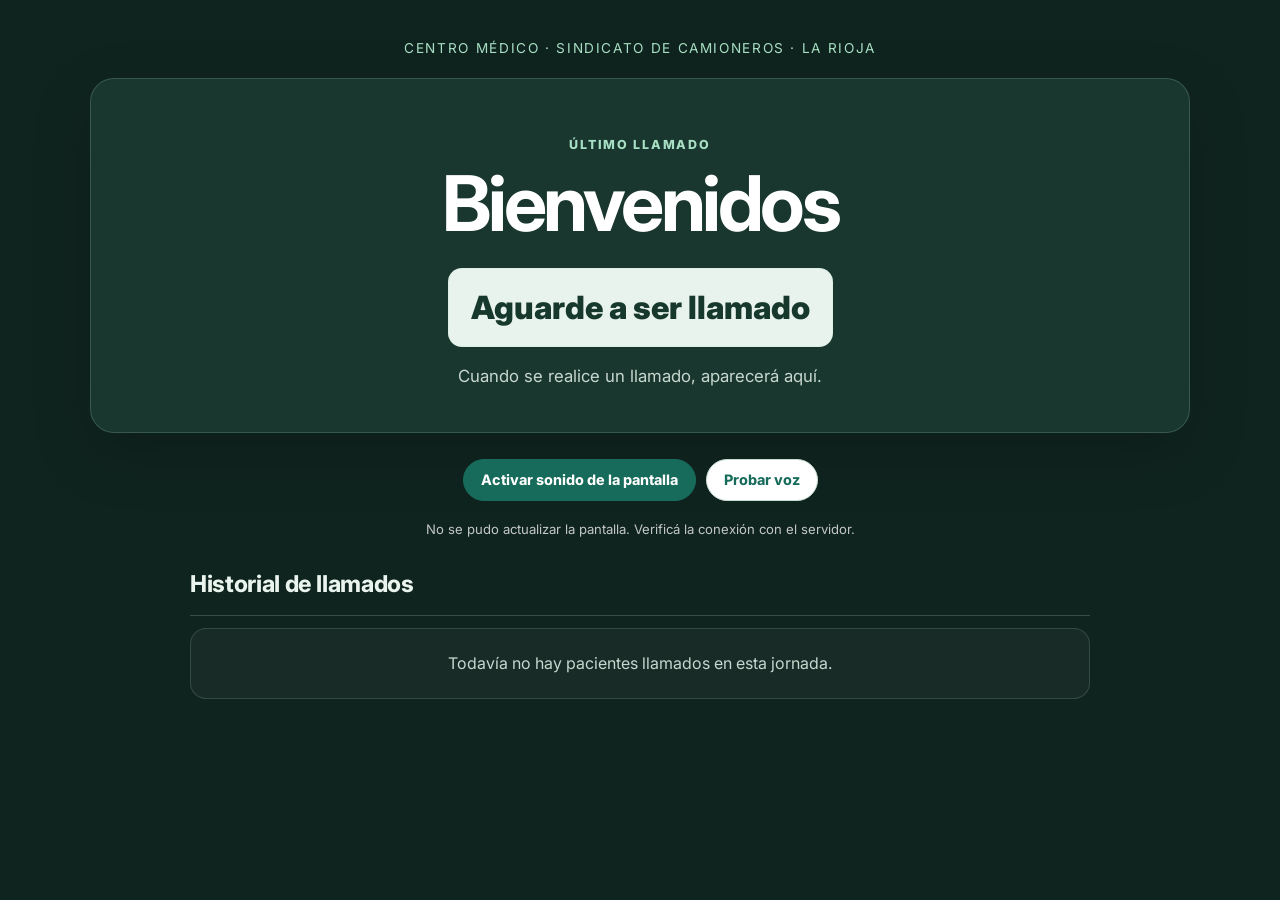
<file: llamados.html>
<!doctype html>
<html lang="es">
<head>
<meta charset="utf-8"><meta name="viewport" content="width=device-width,initial-scale=1">
<title>Llamado de pacientes | Centro Médico</title>
<link rel="stylesheet" href="css/panels.css">
<style>
.display{display:block;min-height:100vh;padding:clamp(18px,3vw,42px);text-align:center;background:#10241f;color:#fff}
.call-board{width:min(1100px,100%);margin:0 auto}
.display .brand{letter-spacing:.12em;color:#a8dfc4;font-size:.85rem}
.display .screen-kicker{color:#a8dfc4;letter-spacing:.14em;font-size:.78rem;font-weight:800;margin:14px 0 8px}
.display .current-call{margin:18px auto 26px;padding:clamp(22px,4vw,42px);background:#19372e;border:1px solid rgba(168,223,196,.2);border-radius:24px;box-shadow:0 20px 60px rgba(0,0,0,.18)}
.display #patientName{font-size:clamp(2rem,6vw,4.8rem);line-height:1.08;letter-spacing:-.045em;margin:8px 0 20px;min-height:1.1em}
.display .room{display:inline-flex;align-items:center;justify-content:center;min-height:0;margin:0;padding:13px 22px;border-radius:14px;background:#e7f3ec;color:#17382d;font-size:clamp(1.15rem,2.5vw,2rem);font-weight:850;box-shadow:none}
.display #instruction{color:#c7d7cf;margin:16px 0 0;font-size:clamp(.9rem,1.5vw,1.05rem)}
.display .screen-actions{display:flex;justify-content:center;gap:10px;flex-wrap:wrap;margin:18px auto}
.display .screen-actions button{font-size:.9rem;margin:0}
.display .screen-status{font-size:.82rem;opacity:.75;margin:12px 0 26px}
.display .history{width:min(900px,100%);margin:0 auto 30px;text-align:left}
.display .history h2{font-size:clamp(1.1rem,2vw,1.45rem);color:#eaf4ee;margin:0 0 12px;padding-bottom:12px;border-bottom:1px solid rgba(199,215,207,.22)}
.display .history-list{display:flex;flex-direction:column;gap:0;border:1px solid rgba(199,215,207,.17);border-radius:16px;overflow:hidden;background:rgba(255,255,255,.035)}
.display .history-row{display:flex;align-items:center;justify-content:space-between;gap:18px;padding:16px 20px;border-bottom:1px solid rgba(199,215,207,.14);font-size:clamp(.95rem,1.7vw,1.15rem)}
.display .history-row:last-child{border-bottom:0}
.display .history-name{font-weight:750;color:#fff;text-align:left;overflow-wrap:anywhere}
.display .history-room{font-weight:800;color:#a8dfc4;text-align:right;white-space:nowrap}
.display .history-empty{padding:22px;color:#c7d7cf;text-align:center}
.display .call-flash{animation:callFlash .7s ease-in-out 2}
@keyframes callFlash{50%{transform:scale(1.015);opacity:.78}}
@media(max-width:560px){.display{padding:18px 12px}.display .history-row{padding:14px 13px;gap:10px}.display .room{width:100%}.display .current-call{border-radius:18px}}
</style>
</head>
<body class="display">
<main class="call-board">
  <div class="brand">CENTRO MÉDICO · SINDICATO DE CAMIONEROS · LA RIOJA</div>
  <section class="current-call" aria-live="polite">
    <p class="screen-kicker">ÚLTIMO LLAMADO</p>
    <h1 id="patientName">Bienvenidos</h1>
    <div class="room" id="room">Aguarde a ser llamado</div>
    <p id="instruction">Cuando se realice un llamado, aparecerá aquí.</p>
  </section>
  <div class="screen-actions">
    <button class="btn" id="sound" type="button">Activar sonido de la pantalla</button>
    <button class="btn secondary" id="testVoice" type="button">Probar voz</button>
  </div>
  <p id="screenStatus" class="screen-status" aria-live="polite">Conectando con el sistema…</p>
  <section class="history" aria-label="Historial de llamados">
    <h2>Historial de llamados</h2>
    <div class="history-list" id="previous"><div class="history-empty">Todavía no hay pacientes llamados en esta jornada.</div></div>
  </section>
</main>
<script src="js/config.js"></script><script src="js/panels.js"></script>
<script>
let soundEnabled=false,lastId=null,lastCall=null,refreshBusy=false;
function speak(text){
  if(!soundEnabled){$('#screenStatus').textContent='Activá el sonido para escuchar los llamados.';return false}
  if(!('speechSynthesis' in window)){$('#screenStatus').textContent='Este navegador no admite voz. Probá con Chrome o Edge actualizado.';return false}
  try{window.speechSynthesis.cancel();const u=new SpeechSynthesisUtterance(text);u.lang='es-AR';u.rate=.92;u.pitch=1;u.volume=1;
    const voices=window.speechSynthesis.getVoices();const spanish=voices.find(v=>/^es(-|_)/i.test(v.lang));if(spanish)u.voice=spanish;
    u.onerror=()=>{$('#screenStatus').textContent='No se pudo reproducir la voz. Verificá el volumen y la salida de audio.'};
    u.onend=()=>{$('#screenStatus').textContent='Pantalla conectada.'};window.speechSynthesis.speak(u);return true;
  }catch(e){$('#screenStatus').textContent='Error al reproducir la voz: '+e.message;return false}
}
function announce(c){
  const patient=c.patient_name||'Paciente';const room=c.room||'recepción';
  $('#patientName').textContent=patient;$('#room').textContent=room;
  $('#instruction').textContent='Por favor, '+patient+', dirigirse a '+room+'.';
  $('#patientName').classList.remove('call-flash');void $('#patientName').offsetWidth;$('#patientName').classList.add('call-flash');
  if(soundEnabled)speak('Paciente '+patient+'. Dirigirse a '+room+'.');
  else $('#screenStatus').textContent='Llamado recibido. Activá el sonido para escuchar el anuncio.';
}
function renderHistory(calls){
  const host=$('#previous');
  if(!calls.length){host.innerHTML='<div class="history-empty">Todavía no hay pacientes llamados en esta jornada.</div>';return}
  host.innerHTML=calls.map(c=>`<div class="history-row"><span class="history-name">${esc(c.patient_name||'Paciente')}</span><span class="history-room">${esc(c.room||'Recepción')}</span></div>`).join('');
}
$('#sound').addEventListener('click',()=>{
  soundEnabled=true;$('#sound').textContent='Sonido activado';
  if(lastCall)speak('Paciente '+(lastCall.patient_name||'sin nombre')+'. Dirigirse a '+(lastCall.room||'recepción')+'.');
  else speak('Sonido activado. La pantalla está preparada para los llamados.');
});
$('#testVoice').addEventListener('click',()=>{
  if(!soundEnabled){$('#screenStatus').textContent='Primero pulsá “Activar sonido de la pantalla”.';return}
  speak('Comprobación de audio. Dirigirse al consultorio número tres.');
});
async function refresh(){
  if(refreshBusy)return;refreshBusy=true;
  try{
    const r=await api('/api/display/calls');const calls=Array.isArray(r.calls)?r.calls:[];
    $('#screenStatus').textContent='Pantalla conectada.';renderHistory(calls);
    if(calls.length){const c=calls[0];lastCall=c;if(String(c.id)!==String(lastId)){lastId=c.id;announce(c)}}
    else if(lastId===null){$('#patientName').textContent='Bienvenidos';$('#room').textContent='Aguarde a ser llamado';$('#instruction').textContent='Cuando se realice un llamado, aparecerá aquí.'}
  }catch(e){$('#screenStatus').textContent='No se pudo actualizar la pantalla. Verificá la conexión con el servidor.';}
  finally{refreshBusy=false}
}
refresh();setInterval(refresh,1500);
</script>
</body></html>
</file>
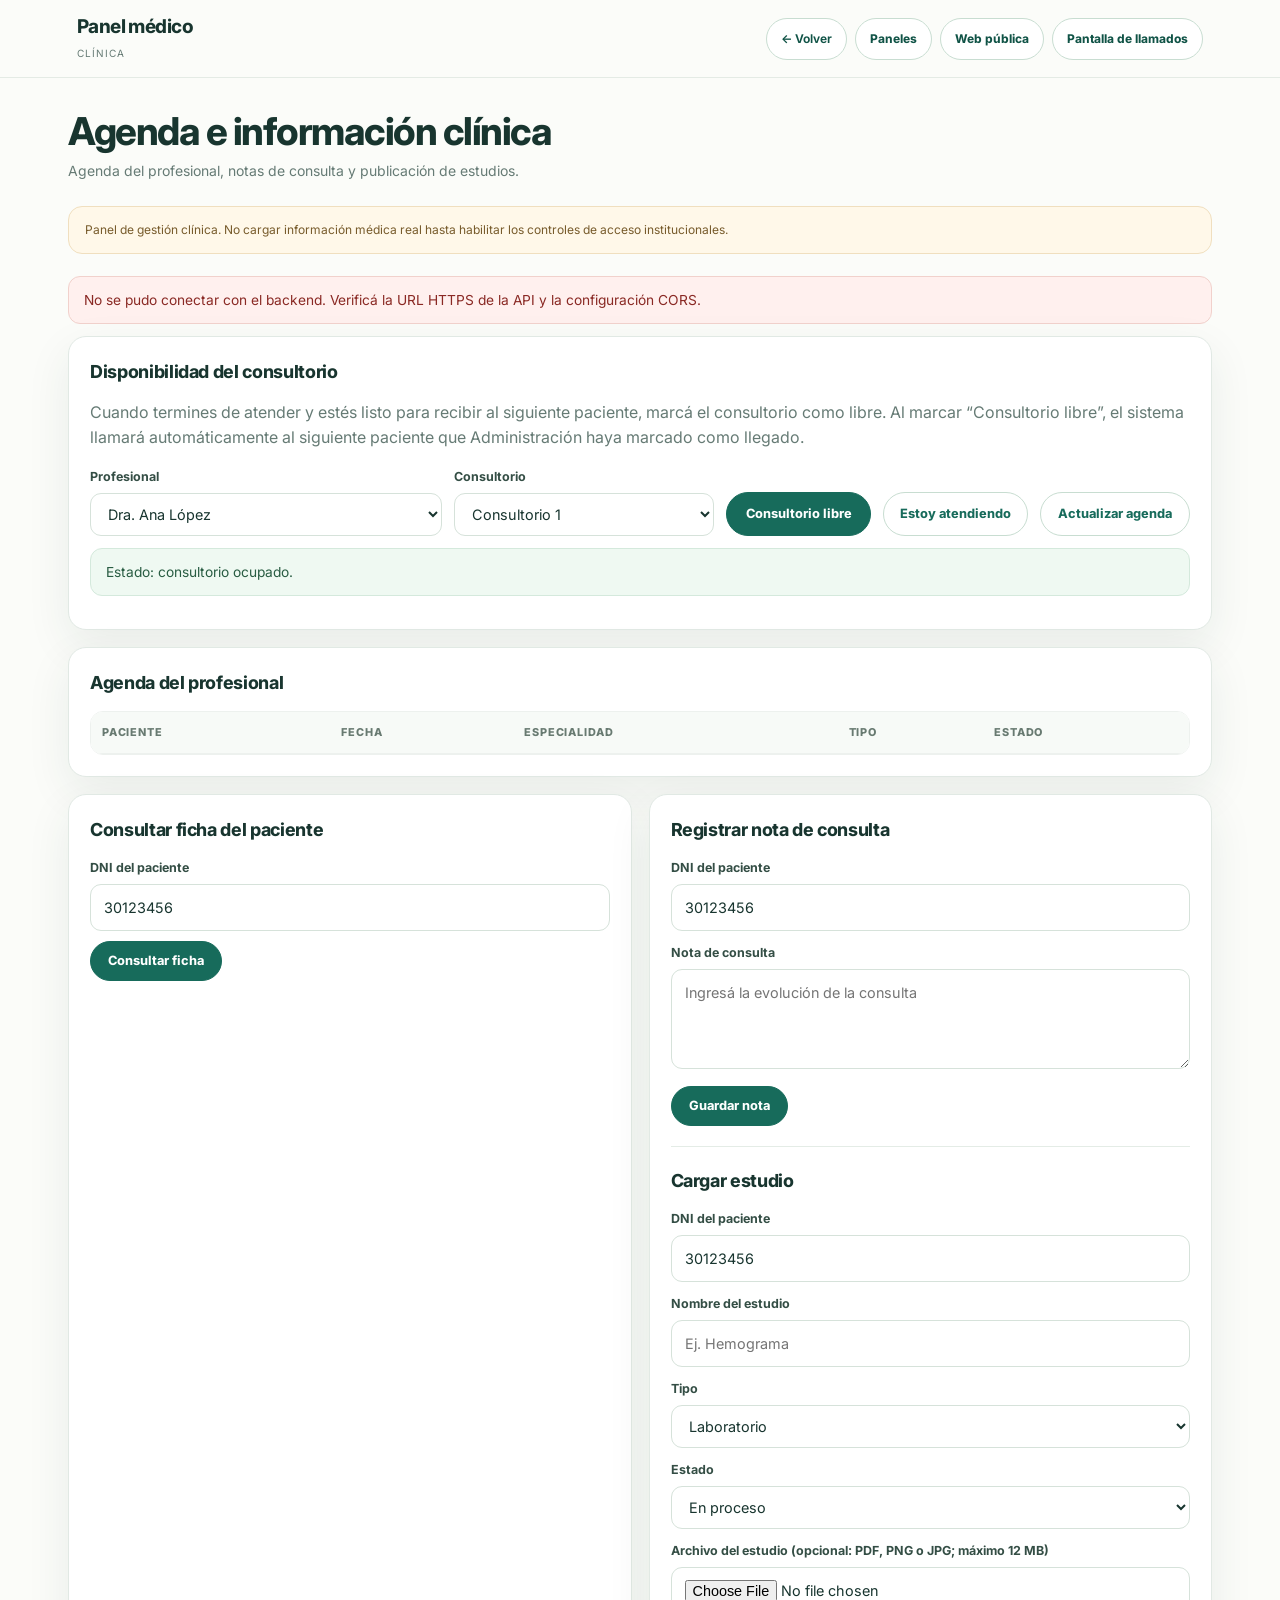
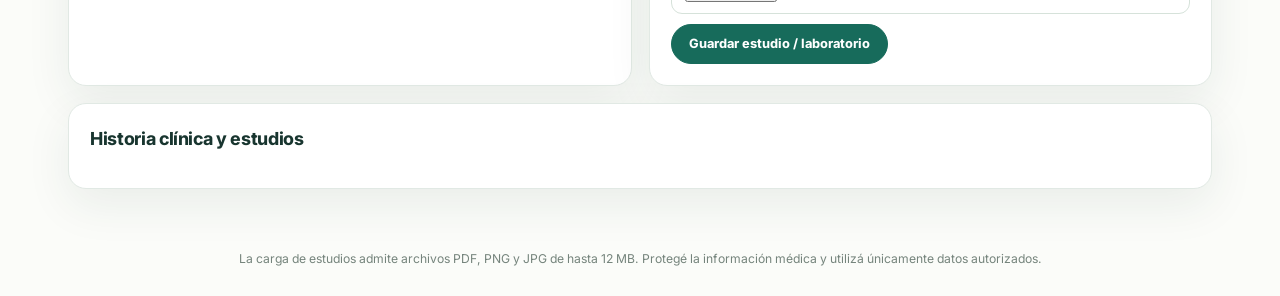
<file: medicos.html>
<!doctype html><html lang="es"><head><meta charset="utf-8"><meta name="viewport" content="width=device-width,initial-scale=1"><title>Panel médico | Clínica</title><link rel="stylesheet" href="css/panels.css"></head><body><header class="top"><div><strong>Panel médico</strong><small>Clínica</small></div><nav><a class="back-link" data-back href="paneles.html" aria-label="Volver a la página anterior">← Volver</a><a href="paneles.html">Paneles</a><a href="index.html">Web pública</a><a href="llamados.html" target="_blank">Pantalla de llamados</a></nav></header><main class="wrap"><section class="intro"><h1>Agenda e información clínica</h1><p>Agenda del profesional, notas de consulta y publicación de estudios.</p></section><div class="notice">Panel de gestión clínica. No cargar información médica real hasta habilitar los controles de acceso institucionales.</div><div id="message" class="msg hidden"></div><div class="grid"><section class="card span-12"><h2>Disponibilidad del consultorio</h2><p class="muted">Cuando termines de atender y estés listo para recibir al siguiente paciente, marcá el consultorio como libre. Al marcar “Consultorio libre”, el sistema llamará automáticamente al siguiente paciente que Administración haya marcado como llegado.</p><div class="availability-toolbar"><div class="availability-field"><label for="doctor">Profesional</label><select id="doctor"><option>Dra. Ana López</option><option>Dr. Martín Pérez</option><option>Dra. Sofía Gómez</option></select></div><div class="availability-field"><label for="doctorRoom">Consultorio</label><select id="doctorRoom"><option>Consultorio 1</option><option>Consultorio 2</option><option>Consultorio 3</option><option>Consultorio 4</option></select></div><div class="availability-action"><button class="btn primary" id="freeBtn" type="button">Consultorio libre</button></div><div class="availability-action"><button class="btn secondary" id="busyBtn" type="button">Estoy atendiendo</button></div><div class="availability-action"><button class="btn secondary" id="reload" type="button">Actualizar agenda</button></div></div><div id="doctorStatusBox" class="msg">Estado: consultorio ocupado.</div></section><section class="card span-12"><h2>Agenda del profesional</h2><div class="table-wrap"><table><thead><tr><th>Paciente</th><th>Fecha</th><th>Especialidad</th><th>Tipo</th><th>Estado</th></tr></thead><tbody id="appointments"></tbody></table></div></section><section class="card span-6"><h2>Consultar ficha del paciente</h2><form id="lookup"><label>DNI del paciente</label><input id="dniLookup" value="30123456" required><button class="btn primary">Consultar ficha</button></form><div id="patientCard"></div></section><section class="card span-6"><h2>Registrar nota de consulta</h2><form id="noteForm"><label>DNI del paciente</label><input name="dni" value="30123456" required><label>Nota de consulta</label><textarea name="note" required placeholder="Ingresá la evolución de la consulta"></textarea><button class="btn primary">Guardar nota</button></form><hr style="border:0;border-top:1px solid #e4ece6;margin:20px 0"><h2>Cargar estudio</h2><form id="studyForm"><label>DNI del paciente</label><input name="dni" value="30123456" required><label>Nombre del estudio</label><input name="title" placeholder="Ej. Hemograma" required><label>Tipo</label><select name="study_type"><option>Laboratorio</option><option>Diagnóstico por imágenes</option><option>Informe</option><option>Otro</option></select><label>Estado</label><select name="status"><option value="processing">En proceso</option><option value="available">Disponible en portal</option></select><label>Archivo del estudio (opcional: PDF, PNG o JPG; máximo 12 MB)</label><input name="file" type="file" accept=".pdf,.png,.jpg,.jpeg,application/pdf,image/png,image/jpeg"><button class="btn primary">Guardar estudio / laboratorio</button></form></section><section class="card span-12"><h2>Historia clínica y estudios</h2><div id="history"></div></section></div></main><footer class="footer">La carga de estudios admite archivos PDF, PNG y JPG de hasta 12 MB. Protegé la información médica y utilizá únicamente datos autorizados.</footer><script src="js/config.js"></script><script src="js/panels.js"></script><script>
async function loadDoctorCatalog(){try{const r=await api('/api/admin/doctors');const active=(r.doctors||[]).filter(d=>Number(d.active));const current=$('#doctor').value;$('#doctor').innerHTML=active.map(d=>`<option value="${esc(d.full_name)}">${esc(d.full_name)} · ID ${d.id}</option>`).join('');if(active.some(d=>d.full_name===current))$('#doctor').value=current;if(!active.length)msg('No hay médicos activos. Administración debe dar de alta un profesional.',true);}catch(e){msg(e.message,true)}}
async function loadDoctorStatus(){try{const r=await api('/api/doctor/status?doctor='+encodeURIComponent($('#doctor').value));if(r.status.room)$('#doctorRoom').value=r.status.room;const free=!!Number(r.status.is_free);$('#doctorStatusBox').textContent=free?'Estado: CONSULTORIO LIBRE. Al confirmar disponibilidad se llamará automáticamente al siguiente paciente que haya llegado.':'Estado: consultorio ocupado.';$('#doctorStatusBox').className='msg'+(free?'':'');}catch(e){msg(e.message,true)}}async function setDoctorFree(isFree){const btn=$('#freeBtn');btn.disabled=true;try{const r=await api('/api/doctor/status',{method:'POST',body:JSON.stringify({doctor:$('#doctor').value,room:$('#doctorRoom').value,is_free:isFree})});$('#doctorStatusBox').textContent=r.message;msg(r.message);await loadDoctorStatus()}catch(e){msg(e.message,true)}finally{btn.disabled=false}}async function loadAgenda(){try{const r=await api('/api/doctor/appointments?doctor='+encodeURIComponent($('#doctor').value));$('#appointments').innerHTML=r.appointments.map(a=>`<tr><td>${esc(a.first_names)} ${esc(a.last_names)}<br><small>DNI ${esc(a.dni)}</small></td><td>${dt(a.starts_at)}</td><td>${esc(a.specialty)}</td><td><span class="pill ${a.appointment_type==='sobreturno'?'warn':''}">${a.appointment_type==='sobreturno'?'Sobreturno':'Con turno'}</span></td><td>${statusLabel(a.status)}</td></tr>`).join('')||'<tr><td colspan="5" class="empty">No hay turnos para este profesional.</td></tr>'}catch(e){msg(e.message,true)}}async function lookup(dni){try{const r=await api('/api/doctor/patient/'+encodeURIComponent(dni));if(!r.patient){$('#patientCard').innerHTML='<p>Paciente no encontrado.</p>';return}$('#patientCard').innerHTML=`<div class="msg"><b>${esc(r.patient.first_names)} ${esc(r.patient.last_names)}</b><br>DNI ${esc(r.patient.dni)}<br>${esc(r.patient.email||'Sin correo')}</div>`;$('#history').innerHTML='<h3>Notas de consulta</h3>'+(r.notes.map(n=>`<div class="card" style="margin:8px 0"><b>${esc(n.doctor)} · ${dt(n.created_at)}</b><p>${esc(n.note)}</p></div>`).join('')||'<p class="muted">Todavía no hay notas registradas.</p>')+'<h3>Estudios</h3>'+(r.studies.map(s=>`<div class="card" style="margin:8px 0"><b>${esc(s.title)}</b> · ${statusLabel(s.status)}<p>${esc(s.study_type)} · ${esc(s.professional)}${s.original_name?' · Archivo: '+esc(s.original_name):''}</p></div>`).join('')||'<p class="muted">No hay estudios registrados.</p>')}catch(e){msg(e.message,true)}}$('#lookup').onsubmit=e=>{e.preventDefault();lookup($('#dniLookup').value)};$('#noteForm').onsubmit=async e=>{e.preventDefault();const d=Object.fromEntries(new FormData(e.target));d.doctor=$('#doctor').value;try{const r=await api('/api/doctor/notes',{method:'POST',body:JSON.stringify(d)});msg(r.message);lookup(d.dni)}catch(err){msg(err.message,true)}};$('#studyForm').onsubmit=async e=>{e.preventDefault();const formData=new FormData(e.target);formData.set('professional',$('#doctor').value);try{const r=await fetch((window.CLINICA_API_BASE||'').replace(/\/$/,'')+'/api/doctor/studies',{method:'POST',body:formData});const data=await r.json().catch(()=>({error:'Respuesta inválida del servidor.'}));if(!r.ok)throw new Error(data.error||'No se pudo guardar el estudio.');msg(data.message);lookup(formData.get('dni'));e.target.reset()}catch(err){msg(err.message,true)}};$('#reload').onclick=()=>{loadAgenda();loadDoctorStatus()};$('#doctor').onchange=()=>{loadAgenda();loadDoctorStatus()};$('#freeBtn').onclick=()=>setDoctorFree(true);$('#busyBtn').onclick=()=>setDoctorFree(false);loadDoctorCatalog().then(()=>{loadAgenda();loadDoctorStatus();lookup('30123456')});
</script></body></html>
</file>
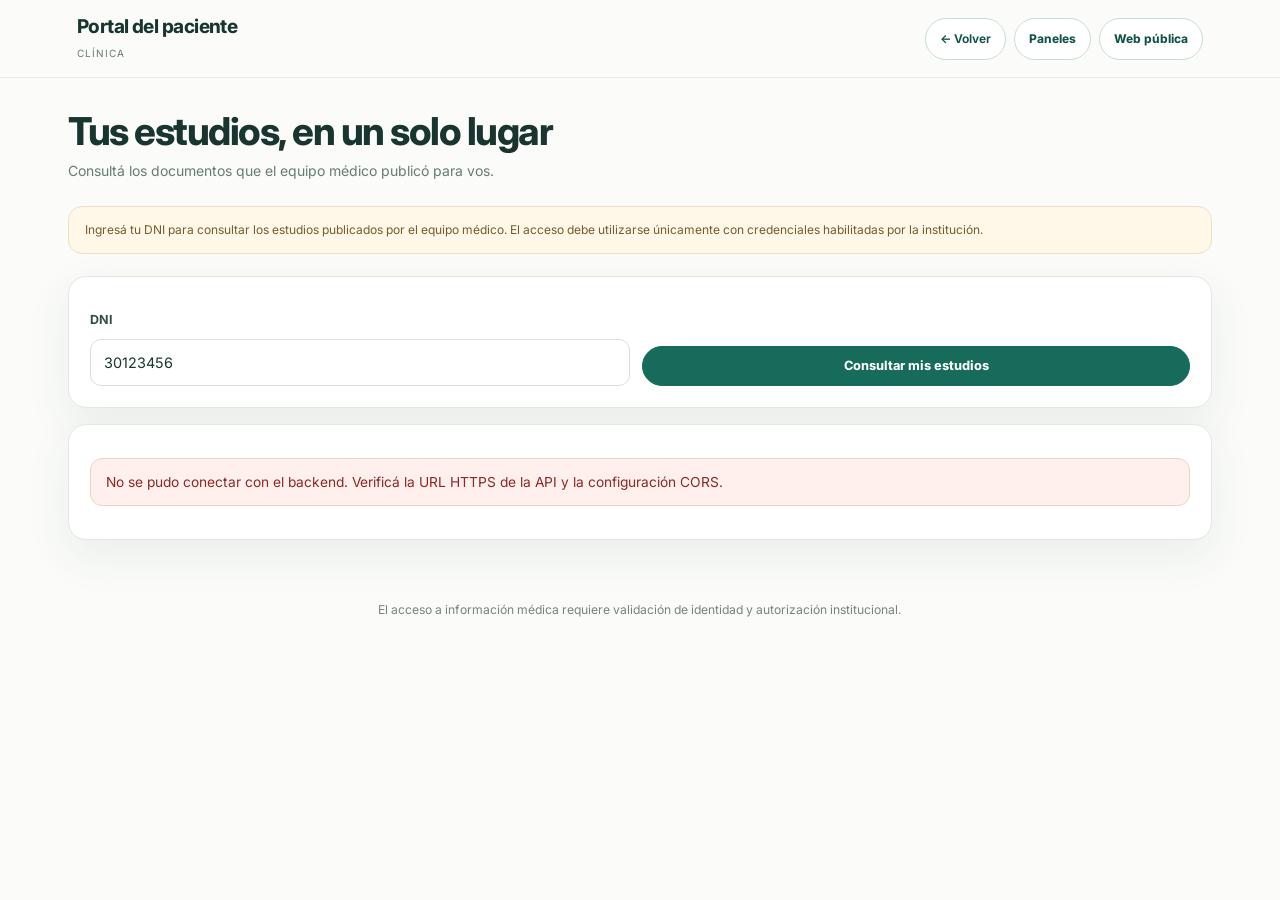
<file: pacientes.html>
<!doctype html><html lang="es"><head><meta charset="utf-8"><meta name="viewport" content="width=device-width,initial-scale=1"><title>Portal del paciente | Clínica</title><link rel="stylesheet" href="css/panels.css"></head><body><header class="top"><div><strong>Portal del paciente</strong><small>Clínica</small></div><nav><a class="back-link" data-back href="paneles.html" aria-label="Volver a la página anterior">← Volver</a><a href="paneles.html">Paneles</a><a href="index.html">Web pública</a></nav></header><main class="wrap"><section class="intro"><h1>Tus estudios, en un solo lugar</h1><p>Consultá los documentos que el equipo médico publicó para vos.</p></section><div class="notice">Ingresá tu DNI para consultar los estudios publicados por el equipo médico. El acceso debe utilizarse únicamente con credenciales habilitadas por la institución.</div><div id="message" class="msg hidden"></div><section class="card"><form id="patientForm"><label>DNI</label><div class="row"><input id="dni" value="30123456" inputmode="numeric" required><button class="btn primary">Consultar mis estudios</button></div></form></section><section class="card" style="margin-top:16px"><div id="results"><p class="muted">Ingresá tu DNI para consultar los estudios publicados.</p></div></section></main><footer class="footer">El acceso a información médica requiere validación de identidad y autorización institucional.</footer><script src="js/config.js"></script><script src="js/panels.js"></script><script>
async function load(){const dni=$('#dni').value;try{const r=await api('/api/patient/studies?dni='+encodeURIComponent(dni));$('#results').innerHTML=`<h2>Hola, ${esc(r.patient.first_names)} ${esc(r.patient.last_names)}</h2><p class="muted">Estudios publicados para tu cuenta.</p>`+(r.studies.map(s=>`<article class="card" style="margin:12px 0;background:#f8fbf9"><div class="row"><div><h2>${esc(s.title)}</h2><p>${esc(s.study_type)} · ${esc(s.professional)}</p><span class="pill ${s.status==='available'?'ok':''}">${statusLabel(s.status)}</span></div><div><small>Fecha: ${dt(s.published_at||s.created_at)}</small><br><button class="btn secondary" onclick="downloadRecord(${s.id})">Descargar constancia</button></div></div></article>`).join('')||'<div class="empty">Todavía no hay estudios publicados para esta cuenta.</div>')}catch(e){$('#results').innerHTML='<div class="msg error">'+esc(e.message)+'</div>'}}function downloadRecord(id){const blob=new Blob(['Clínica — CONSTANCIA INFORMATIVA\n\nEste documento no reemplaza un informe médico.\nIdentificador: '+id+'\nNo usar para diagnóstico ni tratamiento.'],{type:'text/plain'});const a=document.createElement('a');a.href=URL.createObjectURL(blob);a.download='constancia-clinica-'+id+'.txt';a.click();URL.revokeObjectURL(a.href)}$('#patientForm').onsubmit=e=>{e.preventDefault();load()};load();
</script></body></html>
</file>
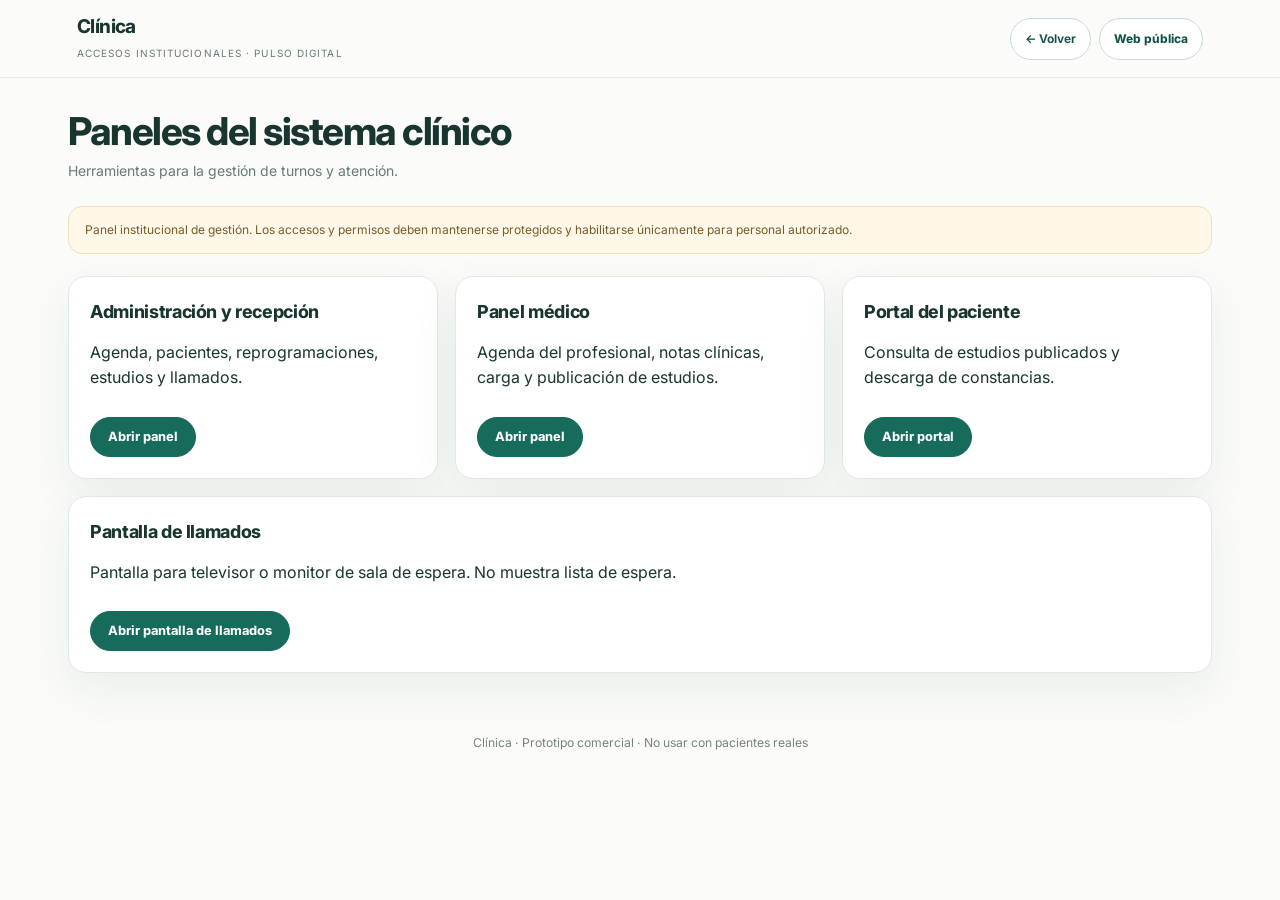
<file: paneles.html>
<!doctype html><html lang="es"><head><meta charset="utf-8"><meta name="viewport" content="width=device-width,initial-scale=1"><title>Accesos institucionales | Clínica</title><link rel="stylesheet" href="css/panels.css"></head><body><header class="top"><div><strong>Clínica</strong><small>Accesos institucionales · Pulso Digital</small></div><nav><a class="back-link" data-back href="index.html" aria-label="Volver a la página anterior">← Volver</a><a href="index.html">Web pública</a></nav></header><main class="wrap"><section class="intro"><h1>Paneles del sistema clínico</h1><p>Herramientas para la gestión de turnos y atención.</p></section><div class="notice">Panel institucional de gestión. Los accesos y permisos deben mantenerse protegidos y habilitarse únicamente para personal autorizado.</div><div class="grid"><article class="card span-4"><h2>Administración y recepción</h2><p>Agenda, pacientes, reprogramaciones, estudios y llamados.</p><a class="btn primary" href="admin.html">Abrir panel</a></article><article class="card span-4"><h2>Panel médico</h2><p>Agenda del profesional, notas clínicas, carga y publicación de estudios.</p><a class="btn primary" href="medicos.html">Abrir panel</a></article><article class="card span-4"><h2>Portal del paciente</h2><p>Consulta de estudios publicados y descarga de constancias.</p><a class="btn primary" href="pacientes.html">Abrir portal</a></article><article class="card span-12"><h2>Pantalla de llamados</h2><p>Pantalla para televisor o monitor de sala de espera. No muestra lista de espera.</p><a class="btn primary" href="llamados.html" target="_blank">Abrir pantalla de llamados</a></article></div></main><footer class="footer">Clínica · Prototipo comercial · No usar con pacientes reales</footer></body></html>
</file>
<file: css/styles.css>
:root{--ink:#18352f;--muted:#667b75;--green:#176b5b;--green-dark:#105346;--mint:#e5f3ed;--paper:#fbfcf9;--line:#e1e9e4;--peach:#fae8dc;--blue:#e4eef7;--lavender:#eee8f8;--shadow:0 20px 55px rgba(23,67,56,.10);font-family:Inter,ui-sans-serif,system-ui,-apple-system,"Segoe UI",sans-serif;color:var(--ink);scroll-behavior:smooth}*{box-sizing:border-box}body{margin:0;background:var(--paper);line-height:1.6}a{color:inherit;text-decoration:none}button,input,select,textarea{font:inherit}button{cursor:pointer}.site-header{height:84px;padding:0 clamp(20px,6vw,88px);display:flex;align-items:center;justify-content:space-between;background:rgba(251,252,249,.94);border-bottom:1px solid rgba(225,233,228,.8);position:sticky;top:0;z-index:20;backdrop-filter:blur(12px)}.brand{display:flex;gap:11px;align-items:center}.brand-mark{display:grid;place-items:center;width:42px;height:42px;border-radius:13px;background:var(--green);color:white;font-size:34px;font-weight:300;line-height:1}.brand strong{display:block;font-size:20px;letter-spacing:-.7px;line-height:1.1}.brand small{display:block;font-size:9px;letter-spacing:1.8px;color:var(--muted);margin-top:5px}nav{display:flex;align-items:center;gap:25px;font-size:13px;font-weight:650}nav a:hover,.text-link:hover{color:var(--green)}.btn{border:1px solid var(--green);background:var(--green);color:white;border-radius:999px;padding:13px 21px;font-weight:700;font-size:13px;display:inline-flex;align-items:center;justify-content:center;gap:18px;transition:.2s}.btn:hover{background:var(--green-dark);transform:translateY(-1px)}.btn-small{padding:10px 15px;font-size:12px}.btn-outline{background:transparent;color:var(--green)}.btn-outline:hover{background:var(--mint);color:var(--green-dark)}.btn-light{background:white;color:var(--green);border-color:white}.btn-light:hover{background:var(--mint)}.nav-toggle{display:none;border:0;background:none;font-size:25px;color:var(--ink)}.hero{padding:76px clamp(20px,8vw,120px) 72px;display:grid;grid-template-columns:1.04fr .96fr;align-items:center;gap:50px;overflow:hidden}.hero-copy{max-width:620px}.eyebrow{font-size:10px;letter-spacing:2px;color:var(--green);font-weight:800;display:block;margin-bottom:15px}.pulse-dot{display:inline-block;width:7px;height:7px;border-radius:50%;background:#61ae8b;margin-right:8px;box-shadow:0 0 0 5px #e1f1e8}.hero h1{font-size:clamp(46px,6.4vw,78px);letter-spacing:-4px;line-height:1.02;margin:0 0 24px;font-weight:750}.hero h1 em{font-style:normal;color:var(--green)}.hero-copy>p{max-width:520px;color:var(--muted);font-size:16px;line-height:1.8}.hero-actions{display:flex;align-items:center;gap:24px;margin-top:29px;flex-wrap:wrap}.text-link{border:0;background:none;color:var(--green);font-weight:750;font-size:12px;padding:0}.hero-note{font-size:11px;color:var(--muted);margin-top:35px}.check{color:var(--green);font-weight:900;margin-right:7px}.hero-art{height:440px;position:relative;border-radius:48% 45% 42% 48%;background:#e6f2eb;display:grid;place-items:center;isolation:isolate}.hero-art:before{content:"";position:absolute;width:75%;height:75%;border:1px solid rgba(23,107,91,.18);border-radius:50%;z-index:-1}.sun{position:absolute;right:12%;top:9%;width:66px;height:66px;border-radius:50%;background:#f3d5a5}.art-circle{width:245px;height:285px;border-radius:48% 48% 34% 34%;background:linear-gradient(145deg,#a9d0bd,#5d9d82);display:flex;align-items:center;justify-content:center;position:relative;box-shadow:inset -25px -15px 0 rgba(26,89,66,.09)}.cross{position:absolute;top:35px;left:50%;transform:translateX(-50%);font-size:80px;font-weight:200;color:#f8fcf8;line-height:1}.art-caption{position:absolute;bottom:37px;left:0;right:0;text-align:center;font-size:22px;line-height:1.18;font-weight:750;color:#f8fcf8;letter-spacing:-.5px}.art-card{position:absolute;z-index:2;background:white;border:1px solid #e9f0eb;box-shadow:var(--shadow);border-radius:16px;padding:15px 17px;display:grid;grid-template-columns:32px auto;column-gap:10px;align-items:center;min-width:200px}.art-card strong{font-size:12px}.art-card small{grid-column:2;color:var(--muted);font-size:10px}.mini-icon,.calendar-icon{grid-row:span 2;width:32px;height:32px;border-radius:10px;display:grid;place-items:center;color:var(--green);background:var(--mint);font-size:19px}.calendar-icon{background:var(--peach)}.card-one{left:-8%;top:22%}.card-two{right:-5%;bottom:18%}.leaf{position:absolute;width:42px;height:90px;border-radius:100% 0 100% 0;background:#8db9a0;opacity:.65;transform:rotate(25deg)}.leaf-a{left:10%;bottom:7%}.leaf-b{right:13%;top:17%;transform:rotate(80deg) scale(.65)}.quick-info{margin:0 clamp(20px,8vw,120px);border:1px solid var(--line);background:white;border-radius:18px;display:grid;grid-template-columns:repeat(3,1fr);padding:23px 30px;gap:20px}.quick-info>div{display:flex;align-items:center;gap:14px}.quick-info strong,.quick-info small{display:block}.quick-info strong{font-size:12px}.quick-info small{font-size:11px;color:var(--muted);margin-top:3px}.info-icon{width:43px;height:43px;display:grid;place-items:center;background:var(--mint);color:var(--green);border-radius:13px;font-size:23px}.section{padding:100px clamp(20px,8vw,120px)}.section-heading{display:flex;align-items:end;justify-content:space-between;gap:25px;margin-bottom:32px}.section-heading h2,.about h2,.contact-section h2,.booking-banner h2{font-size:clamp(30px,4vw,45px);line-height:1.12;letter-spacing:-1.8px;margin:0;max-width:630px}.section-heading>p{max-width:300px;color:var(--muted);font-size:13px;margin:0}.specialty-grid{display:grid;grid-template-columns:repeat(3,1fr);gap:15px}.specialty{position:relative;text-align:left;background:white;border:1px solid var(--line);border-radius:17px;padding:23px;display:flex;flex-direction:column;align-items:flex-start;min-height:175px;transition:.2s;color:var(--ink)}.specialty:hover{border-color:#9fc7b5;transform:translateY(-3px);box-shadow:var(--shadow)}.specialty-icon{width:43px;height:43px;border-radius:13px;display:grid;place-items:center;font-size:23px;margin-bottom:18px}.mint{background:var(--mint);color:var(--green)}.peach{background:var(--peach);color:#a7613d}.blue{background:var(--blue);color:#4b7294}.lavender{background:var(--lavender);color:#7764a3}.specialty strong{font-size:14px}.specialty small{font-size:11px;color:var(--muted);margin-top:5px}.arrow{position:absolute;right:21px;top:24px;color:var(--green)}.doctors-section{background:#f0f6f1;padding:88px clamp(20px,8vw,120px)}.doctor-grid{display:grid;grid-template-columns:repeat(3,1fr);gap:17px}.doctor{display:flex;gap:17px;background:white;border:1px solid #e1ebe3;border-radius:17px;padding:20px;align-items:flex-start}.doctor-avatar{flex:0 0 70px;height:82px;border-radius:15px;display:grid;place-items:center;font-size:22px;font-weight:800;color:#3c6f5d}.avatar-a{background:#d9ece1}.avatar-b{background:#f6e4d6;color:#986746}.avatar-c{background:#e5e0f1;color:#716194}.doctor-specialty{font-size:9px;letter-spacing:1.2px;color:var(--green);font-weight:800}.doctor h3{font-size:15px;margin:5px 0}.doctor p{font-size:11px;color:var(--muted);margin:0 0 14px}.profile-note{font-size:10px;color:var(--muted);margin-top:20px}.booking-banner{margin:82px clamp(20px,8vw,120px);background:var(--green);color:white;border-radius:25px;padding:48px 54px;display:flex;align-items:center;justify-content:space-between;gap:30px;position:relative;overflow:hidden}.booking-banner .eyebrow{color:#b9dfca}.booking-banner p{color:#d1e5db;font-size:13px;margin-bottom:0}.booking-banner h2{font-size:clamp(30px,4vw,43px)}.booking-banner .btn{z-index:1;white-space:nowrap}.banner-shape{position:absolute;right:24%;top:-100px;font-size:300px;font-weight:100;color:rgba(255,255,255,.06);line-height:1}.about{display:grid;grid-template-columns:.9fr 1.1fr;gap:75px;align-items:center}.about-visual{min-height:340px;background:#e4f0e7;border-radius:24px;display:grid;place-items:center;position:relative;overflow:hidden}.about-square{width:70%;height:260px;border-radius:160px 160px 22px 22px;background:#b2d3be;display:grid;place-items:center;position:relative}.big-plus{font-size:190px;font-weight:100;color:#f5fbf5;line-height:1}.about-stamp{position:absolute;right:-15px;bottom:25px;background:white;border-radius:50%;width:105px;height:105px;display:grid;place-items:center;text-align:center;font-size:10px;letter-spacing:1px;font-weight:800;color:var(--green);transform:rotate(9deg);box-shadow:var(--shadow)}.about-copy p,.contact-section p{color:var(--muted);font-size:14px;line-height:1.85}.about-copy ul{padding-left:18px;color:var(--muted);font-size:12px;line-height:2.2;margin:20px 0 28px}.contact-section{padding:66px clamp(20px,8vw,120px);background:#edf4ef;display:grid;grid-template-columns:.9fr 1.1fr;gap:50px;align-items:center}.contact-section h2{font-size:38px}.contact-cards{display:grid;gap:10px}.contact-card{display:flex;align-items:center;gap:13px;padding:16px;background:white;border:1px solid #e0eae2;border-radius:14px}.contact-card strong,.contact-card small{display:block}.contact-card strong{font-size:12px}.contact-card small{font-size:10px;color:var(--muted)}.contact-card b{margin-left:auto;color:var(--green)}.contact-icon{width:38px;height:38px;display:grid;place-items:center;background:var(--mint);color:var(--green);border-radius:12px;font-size:20px}.site-footer{padding:35px clamp(20px,8vw,120px) 20px;background:#fff}.footer-main{display:flex;align-items:center;justify-content:space-between;gap:30px;padding-bottom:28px;border-bottom:1px solid var(--line)}.footer-main>p{font-size:10px;color:var(--muted);max-width:300px}.footer-links{display:flex;gap:18px;font-size:11px;color:var(--muted)}.footer-bottom{display:flex;align-items:center;justify-content:space-between;gap:20px;padding-top:18px;color:var(--muted);font-size:10px}.credit{display:flex;align-items:center;gap:8px;flex-direction:column;line-height:1.1;color:#5c6863}.credit img{width:94px;height:34px;object-fit:contain;filter:none;display:block}.credit strong{font-size:9px;letter-spacing:.5px;color:#111}.modal{width:min(760px,calc(100% - 26px));max-height:92vh;overflow:auto;border:0;border-radius:22px;padding:30px;background:white;color:var(--ink);box-shadow:0 25px 100px #102f2750}.modal::backdrop{background:#102b24a6;backdrop-filter:blur(4px)}.modal-heading{display:flex;align-items:flex-start;justify-content:space-between;gap:20px}.modal-heading h2{font-size:29px;letter-spacing:-1px;margin:0 0 18px}.close-modal{border:0;background:var(--mint);border-radius:50%;width:36px;height:36px;font-size:24px;color:var(--green)}.steps{display:flex;gap:10px;border-bottom:1px solid var(--line);padding-bottom:16px;margin-bottom:18px}.step{font-size:10px;font-weight:700;color:#8b9a93}.step.active{color:var(--green)}.form-grid{display:grid;grid-template-columns:1fr 1fr;gap:14px}.form-grid label,.portal-modal label{display:flex;flex-direction:column;gap:6px;font-size:11px;font-weight:750}.form-grid input,.form-grid select,.portal-modal input{width:100%;min-width:0;border:1px solid #d8e3dc;background:#fcfdfb;border-radius:10px;padding:11px 12px;font-size:12px;color:var(--ink);outline:none}.form-grid input:focus,.form-grid select:focus,.portal-modal input:focus{border-color:var(--green);box-shadow:0 0 0 3px #176b5b18}.full{grid-column:1/-1}.availability-note{background:#f0f6f1;border-radius:10px;padding:11px 13px;color:var(--muted);font-size:11px;margin:0}.demand-alert{padding:11px 13px;border:1px solid #eed6a3;background:#fff7e5;color:#7d5a15;border-radius:10px;font-size:11px}.form-separator{display:flex;align-items:center;gap:12px;color:var(--green);font-weight:800;font-size:11px;margin-top:3px}.form-separator:after{content:"";height:1px;background:var(--line);flex:1}.check-label{display:flex!important;flex-direction:row!important;align-items:flex-start;font-weight:500!important;color:var(--muted);line-height:1.5}.check-label input{width:auto;margin-top:3px}.privacy-note{margin-top:16px;background:#f6f8f5;padding:12px;border-radius:10px;font-size:10px;color:var(--muted)}.privacy-note strong{color:var(--ink)}.modal-actions{display:flex;justify-content:flex-end;gap:10px;margin-top:20px}.result-message{padding:13px;border-radius:10px;background:#e6f4ec;color:#185a42;font-size:12px;margin-top:15px}.portal-modal{width:min(440px,calc(100% - 26px))}.portal-modal form>p{font-size:12px;color:var(--muted)}.portal-modal label{margin:13px 0}.full-width{width:100%;margin-top:10px}.small-muted{font-size:10px!important;line-height:1.7}.hidden,[hidden]{display:none!important}
@media(max-width:980px){nav{gap:13px;font-size:11px}.hero{padding-top:55px;gap:20px}.hero-art{height:370px}.art-circle{transform:scale(.85)}.card-one{left:-4%}.card-two{right:-4%}.doctor-grid{grid-template-columns:1fr}.doctor{max-width:none}.about{gap:35px}.booking-banner{padding:40px}.contact-section{gap:25px}}
@media(max-width:720px){.site-header{height:72px}.nav-toggle{display:block}nav{display:none;position:absolute;top:71px;left:0;right:0;padding:18px 22px 24px;background:white;border-bottom:1px solid var(--line);box-shadow:var(--shadow);flex-direction:column;align-items:stretch;gap:17px}nav.open{display:flex}nav .btn{width:100%}.hero{grid-template-columns:1fr;padding-top:47px;padding-bottom:42px}.hero h1{letter-spacing:-2.5px}.hero-copy>p{font-size:14px}.hero-art{height:330px;max-width:470px;width:100%;margin:10px auto 0}.art-circle{transform:scale(.72)}.art-card{min-width:165px;padding:11px}.card-one{left:0}.card-two{right:0}.quick-info{grid-template-columns:1fr;margin:0 20px;padding:20px;gap:16px}.section{padding-top:68px;padding-bottom:68px}.section-heading{align-items:flex-start;flex-direction:column}.section-heading>p{max-width:450px}.specialty-grid{grid-template-columns:1fr 1fr;gap:10px}.specialty{padding:16px;min-height:165px}.specialty small{font-size:10px}.doctors-section{padding:65px 20px}.doctor{padding:15px}.booking-banner{margin:55px 20px;padding:30px 25px;align-items:flex-start;flex-direction:column}.about{grid-template-columns:1fr;gap:32px}.about-visual{min-height:270px}.about-square{height:210px}.big-plus{font-size:150px}.contact-section{grid-template-columns:1fr;padding-top:55px;padding-bottom:55px}.footer-main{align-items:flex-start;flex-direction:column;gap:16px}.footer-main>p{margin:0}.footer-bottom{align-items:flex-start;flex-direction:column}.credit{align-items:flex-start;flex-direction:row;gap:8px}.credit img{width:88px;height:31px}.form-grid{grid-template-columns:1fr}.form-grid .full{grid-column:auto}.modal{padding:22px 18px}.modal-heading h2{font-size:25px}.modal-actions{flex-direction:column-reverse}.modal-actions .btn{width:100%}}
@media(max-width:390px){.specialty-grid{grid-template-columns:1fr}.hero-actions{align-items:flex-start;flex-direction:column;gap:15px}.hero-art{height:285px}.art-card{transform:scale(.85)}.card-one{transform-origin:left center}.card-two{transform-origin:right center}}

/* Navegación interna: vistas a pantalla completa sin salir de la web */
nav a[data-view-link]{cursor:pointer}
.specialty:hover{transform:none;box-shadow:none;border-color:#9fc7b5}
.specialty .arrow{display:none}
.internal-view{position:fixed;inset:84px 0 0;z-index:18;background:var(--paper);overflow:auto;opacity:0;visibility:hidden;transform:translateY(8px);transition:opacity .22s ease,transform .22s ease,visibility .22s;}
.internal-view.is-open{opacity:1;visibility:visible;transform:translateY(0)}
.internal-view-top{display:flex;align-items:center;justify-content:space-between;padding:20px clamp(20px,8vw,120px);border-bottom:1px solid var(--line);background:rgba(251,252,249,.96);position:sticky;top:0;z-index:2}
.back-link{border:0;background:none;color:var(--green);font-size:12px;font-weight:750;padding:8px 0}
.internal-kicker{font-size:9px;letter-spacing:2px;color:var(--muted);font-weight:800}
.internal-view-content{padding:40px clamp(20px,8vw,120px) 80px;max-width:1500px;margin:auto}
.internal-hero{max-width:760px;margin-bottom:35px}
.internal-hero h1{font-size:clamp(36px,5vw,60px);letter-spacing:-2.5px;line-height:1.05;margin:0 0 18px}
.internal-hero p{color:var(--muted);max-width:650px;font-size:14px;line-height:1.85}
.internal-filter{display:flex;gap:8px;flex-wrap:wrap;margin:28px 0 40px}
.filter-chip{border:1px solid var(--line);background:#fff;color:var(--muted);padding:9px 15px;border-radius:999px;font-size:11px;font-weight:700}
.filter-chip.active,.filter-chip:hover{background:var(--green);color:white;border-color:var(--green)}
.professional-group{margin:0 0 40px}
.group-heading{border-bottom:1px solid var(--line);padding-bottom:13px;margin-bottom:18px;display:flex;align-items:baseline;gap:16px;flex-wrap:wrap}
.group-heading h2{margin:0;font-size:25px;letter-spacing:-.8px}.group-heading p{margin:0;color:var(--muted);font-size:12px}
.professional-cards{display:grid;grid-template-columns:repeat(2,minmax(0,1fr));gap:14px}
.professional-card{display:flex;align-items:flex-start;gap:18px;background:#fff;border:1px solid var(--line);border-radius:16px;padding:22px;max-width:640px}
.professional-card h3{margin:5px 0;font-size:18px}.professional-card p{font-size:12px;color:var(--muted);margin:0 0 17px;line-height:1.7}.professional-card .doctor-avatar{flex-basis:74px;height:84px}
.avatar-d{background:#e7e9db;color:#65734a}.avatar-e{background:#f4e1e7;color:#a05f76}.avatar-f{background:#e4eaf1;color:#526c8c}
.placeholder-prof{background:#fbfcf9;border-style:dashed}
.clinic-history-hero{max-width:850px}.history-layout{display:grid;grid-template-columns:.8fr 1.2fr;gap:65px;align-items:center}
.history-art{min-height:330px;background:#e4f0e7;border-radius:24px;display:flex;align-items:center;justify-content:center;flex-direction:column;position:relative;overflow:hidden;color:var(--green)}
.history-plus{font-size:190px;font-weight:100;line-height:1;color:#8fbca0}.history-art>span{position:absolute;bottom:32px;right:30px;background:white;border-radius:50%;width:100px;height:100px;display:grid;place-items:center;text-align:center;font-size:10px;letter-spacing:1px;font-weight:800;transform:rotate(8deg)}
.history-copy h2,.specialty-cta h2,.history-contact h2{font-size:clamp(28px,3.5vw,40px);letter-spacing:-1.5px;line-height:1.12;margin:0 0 18px}.history-copy>p{font-size:13px;color:var(--muted);line-height:1.9}.values-grid{display:grid;grid-template-columns:repeat(3,1fr);gap:12px;margin:28px 0}.values-grid>div{border-top:1px solid #c9ddd0;padding-top:12px}.values-grid strong{font-size:10px;color:var(--green)}.values-grid h3{font-size:13px;margin:5px 0}.values-grid p{font-size:10px;color:var(--muted);margin:0}.history-contact,.specialty-cta{margin-top:55px;background:#edf4ef;border-radius:18px;padding:28px 32px;display:flex;align-items:center;justify-content:space-between;gap:20px}.history-contact h2,.specialty-cta h2{font-size:26px;margin:0 0 8px}.history-contact p,.specialty-cta p{margin:0;color:var(--muted);font-size:12px}.internal-specialty-grid .specialty{min-height:165px}.internal-specialty-grid .specialty:hover{transform:none;box-shadow:none}
.whatsapp-widget{position:fixed;right:5px;bottom:24px;z-index:40;display:flex;align-items:center;gap:11px;flex-direction:row}
.whatsapp-fab{width:60px;height:60px;flex:0 0 60px;border:0;border-radius:50%;background:#168c59;color:#fff;box-shadow:0 8px 28px #176b5b40;display:grid;place-items:center;transform:scale(1);transform-origin:right center;transition:transform .35s ease,width .35s ease,box-shadow .2s}
.whatsapp-fab:hover,.whatsapp-fab:focus-visible,.whatsapp-widget:hover .whatsapp-fab{transform:scale(1);box-shadow:0 10px 32px #176b5b55}.whatsapp-fab svg{width:32px;height:32px}
.whatsapp-teaser{background:white;color:var(--ink);border:1px solid var(--line);border-radius:999px;padding:10px 15px;font-size:12px;font-weight:750;box-shadow:0 5px 20px #18352f14;opacity:1;transform:translateX(0);transition:opacity .7s ease,transform .7s ease;white-space:nowrap}
.whatsapp-teaser.is-faded{opacity:0;transform:translateX(12px);pointer-events:none}.whatsapp-widget.is-compact .whatsapp-teaser{opacity:0;max-width:0;padding-left:0;padding-right:0;margin:0;border-width:0;overflow:hidden;transform:translateX(12px);pointer-events:none}.whatsapp-widget.is-compact .whatsapp-fab{transform:scale(.76)}.whatsapp-widget.is-compact:hover .whatsapp-fab,.whatsapp-widget.is-compact:focus-within .whatsapp-fab{transform:scale(1)}
.whatsapp-chat{position:absolute;right:0;bottom:74px;width:min(355px,calc(100vw - 32px));background:white;border:1px solid var(--line);border-radius:19px;box-shadow:0 18px 65px #102f2730;overflow:hidden;animation:chatIn .18s ease-out}
@keyframes chatIn{from{opacity:0;transform:translateY(8px)}to{opacity:1;transform:translateY(0)}}
.chat-head{background:var(--green);color:white;padding:15px;display:flex;align-items:center;gap:10px}.chat-logo{width:34px;height:34px;display:grid;place-items:center;border-radius:50%;background:#ffffff24;font-size:25px}.chat-head strong,.chat-head small{display:block}.chat-head strong{font-size:12px}.chat-head small{font-size:9px;color:#d2e8dc;margin-top:3px}.chat-head button{margin-left:auto;background:transparent;border:0;color:white;font-size:25px}.chat-body{padding:16px}.chat-bubble{background:#edf5ef;border-radius:4px 14px 14px 14px;padding:13px;font-size:12px;line-height:1.65;color:#37564a;margin-bottom:15px}.chat-body label{display:block;font-size:10px;font-weight:750;margin-bottom:6px}.chat-body input{width:100%;border:1px solid var(--line);border-radius:10px;padding:11px;font-size:12px;margin-bottom:10px;outline:none}.chat-body input:focus{border-color:var(--green)}.chat-send{width:100%;padding:11px}.chat-disclaimer{font-size:9px;line-height:1.5;color:var(--muted);margin:10px 0 0}
@media(max-width:720px){.internal-view{inset:72px 0 0}.internal-view-top{padding:14px 20px}.internal-view-content{padding-top:30px}.professional-cards{grid-template-columns:1fr}.history-layout{grid-template-columns:1fr;gap:30px}.history-art{min-height:240px}.history-plus{font-size:145px}.values-grid{grid-template-columns:1fr}.history-contact,.specialty-cta{align-items:flex-start;flex-direction:column;padding:23px}.whatsapp-widget{right:4px;bottom:16px;gap:8px}.whatsapp-fab{width:55px;height:55px;flex-basis:55px}.whatsapp-teaser{font-size:11px;padding:9px 12px}.group-heading{display:block}.group-heading p{margin-top:5px}}

.chat-human{width:100%;margin-top:8px;padding:10px 11px;font-size:12px}.chat-human:hover{border-color:var(--green)}

/* Opciones breves de orientación del widget; no simulan una conversación automática real. */
.chat-quick-title{font-size:11px;font-weight:750;color:var(--ink);margin:0 0 8px}
.chat-quick-options{display:grid;gap:7px;margin-bottom:14px}
.chat-quick{width:100%;text-align:left;border:1px solid var(--line);border-radius:10px;background:#fff;padding:10px 11px;color:var(--ink);font:inherit;font-size:11px;line-height:1.35;cursor:pointer;transition:border-color .15s,background .15s}
.chat-quick:hover,.chat-quick:focus-visible{border-color:var(--green);background:#f1f8f3;outline:none}
.chat-quick-human{font-weight:750;border-color:#b7d8c7}

/* Asistente conversacional */
.chat-messages{display:flex;flex-direction:column;gap:9px;max-height:245px;overflow-y:auto;padding:2px 2px 8px}
.chat-bubble{max-width:95%;padding:10px 12px;border-radius:13px;font-size:12px;line-height:1.5;white-space:pre-wrap}
.bot-message{align-self:flex-start;background:#f0f6f2;color:#20372d;border-bottom-left-radius:4px}
.user-message{align-self:flex-end;background:#dcefe3;color:#20372d;border-bottom-right-radius:4px}
.chat-quick-options[hidden]{display:none}
.chat-input-row{display:flex;gap:7px;align-items:center;margin-top:10px}
.chat-input-row input{min-width:0;flex:1;width:100%;border:1px solid var(--line);border-radius:10px;padding:11px;font:inherit;font-size:12px}
.chat-input-row .chat-send{flex:0 0 auto;padding:10px 13px;font-size:12px}
.chat-quick-title:empty{display:none}

/* Correcciones de layout: el chat queda por debajo de la barra del navegador y dentro del viewport. */
.whatsapp-widget{z-index:1000}
.whatsapp-chat{
  position:fixed !important;
  right:12px !important;
  bottom:82px !important;
  top:max(78px, env(safe-area-inset-top, 0px)) !important;
  width:min(420px, calc(100vw - 24px)) !important;
  max-height:calc(100dvh - 172px) !important;
  display:flex;
  flex-direction:column;
  overflow:hidden;
}
.whatsapp-chat[hidden]{display:none !important}
.whatsapp-chat .chat-head{flex:0 0 auto}
.whatsapp-chat .chat-body{
  min-height:0;
  flex:1 1 auto;
  display:flex;
  flex-direction:column;
  overflow-y:auto;
  overscroll-behavior:contain;
}
.whatsapp-chat .chat-messages{flex:1 1 auto;min-height:90px;max-height:none;overflow-y:auto}
.whatsapp-chat .chat-quick-options{flex:0 0 auto}
.whatsapp-chat .chat-input-row{
  display:flex;
  flex-direction:column;
  align-items:stretch;
  gap:8px;
  width:100%;
  margin-top:12px;
  flex:0 0 auto;
}
.whatsapp-chat .chat-input-row input{
  display:block;
  box-sizing:border-box;
  width:100%;
  min-width:0;
  min-height:44px;
  flex:none;
  margin:0;
  padding:12px 13px;
  border:1px solid #cbdcd2;
  border-radius:10px;
  background:#fff;
  color:#20372d;
  font:inherit;
  font-size:13px;
}
.whatsapp-chat .chat-input-row input:focus{outline:2px solid #b7d8c7;outline-offset:1px}
.whatsapp-chat .chat-input-row .chat-send{
  display:block;
  width:100%;
  min-height:44px;
  flex:none;
  margin:0;
  border-radius:10px;
  padding:12px;
}
@media(max-width:720px){
  .whatsapp-chat{
    right:10px !important;
    bottom:78px !important;
    top:max(76px, env(safe-area-inset-top, 0px)) !important;
    width:calc(100vw - 20px) !important;
    max-height:calc(100dvh - 154px) !important;
  }
}

.chat-reset-home{display:block;width:100%;margin:12px 0 0;padding:11px 14px;border:1px solid #b7d8c7;border-radius:10px;background:#f1f8f3;color:#176b5a;font:inherit;font-size:12px;font-weight:750;cursor:pointer}
.chat-reset-home:hover,.chat-reset-home:focus-visible{background:#e4f2e9;outline:2px solid #b7d8c7;outline-offset:1px}
.chat-reset-home[hidden]{display:none!important}
.chat-input-row[hidden]{display:none!important}

.chat-reset-home[hidden],.chat-input-row[hidden]{display:none!important}

/* Mejoras de reserva: identificación por DNI y confirmación clara sin alterar el diseño general. */
.lookup-row{display:flex;align-items:center;gap:12px;flex-wrap:wrap}.lookup-row .availability-note{flex:1;min-width:220px}.availability-note.error{color:#b42318}.availability-note.success{color:#147d48}.form-grid input:disabled,.form-grid select:disabled{opacity:.58;cursor:not-allowed}.confirmation-details{line-height:1.55}.confirmation-details p{margin:.55rem 0}.confirmation-details .confirmation-lead{font-size:1.05rem;font-weight:700}.confirmation-details .privacy-note{margin-top:1rem}


/* Ventana de contacto de Pulso Digital */
.contact-modal{width:min(680px,calc(100% - 26px))}
.contact-modal-intro{margin:0 0 20px;color:var(--muted);font-size:13px}
.contact-modal-grid{display:grid;grid-template-columns:1fr 1fr;gap:11px}
.contact-option{display:flex;align-items:center;gap:12px;min-width:0;padding:15px;background:#fff;border:1px solid var(--line);border-radius:15px;transition:border-color .18s,background .18s,transform .18s}
.contact-option:hover{border-color:#a8ccb9;background:#fbfefc;transform:translateY(-2px)}
.contact-option>span:nth-child(2){min-width:0;flex:1}
.contact-option strong,.contact-option small{display:block}
.contact-option strong{font-size:13px;color:var(--ink)}
.contact-option small{font-size:10px;color:var(--muted);line-height:1.4}
.contact-option>b{color:var(--green);font-size:15px}
.contact-option-icon{width:42px;height:42px;flex:0 0 42px;display:grid;place-items:center;border-radius:13px;background:var(--mint);color:var(--green);font-size:20px;font-weight:800}
.contact-open{width:100%;text-align:left;color:var(--ink);font:inherit;cursor:pointer}
@media(max-width:560px){.contact-modal{padding:22px 18px}.contact-modal-grid{grid-template-columns:1fr}.contact-option{padding:13px}}

.contact-option-icon svg{display:block;width:25px;height:25px}
.contact-option-icon.brand-whatsapp{color:#25D366;background:#e9f8ef}
.contact-option-icon.brand-instagram{background:#fff}
.contact-option-icon.brand-google{background:#fff}
</file>
<file: css/panels.css>
@import url('https://fonts.googleapis.com/css2?family=Inter:wght@400;500;600;700;800&display=swap');
:root{--ink:#18352f;--muted:#667b75;--green:#176b5b;--green-dark:#105346;--mint:#e5f3ed;--paper:#fbfcf9;--line:#e1e9e4;--peach:#fae8dc;--blue:#e4eef7;--lavender:#eee8f8;--shadow:0 16px 45px rgba(23,67,56,.08);font-family:Inter,ui-sans-serif,system-ui,-apple-system,"Segoe UI",sans-serif;color:var(--ink);scroll-behavior:smooth}
*{box-sizing:border-box}
body{margin:0;background:var(--paper);line-height:1.6;color:var(--ink)}
a{color:inherit;text-decoration:none}
button,input,select,textarea{font:inherit}
button{cursor:pointer}
.top{min-height:78px;padding:14px clamp(20px,6vw,88px);display:flex;align-items:center;justify-content:space-between;gap:14px;flex-wrap:wrap;background:rgba(251,252,249,.96);border-bottom:1px solid rgba(225,233,228,.9);position:sticky;top:0;z-index:20;backdrop-filter:blur(12px)}
.top>div{display:flex;flex-direction:column;gap:2px}
.top strong{font-size:19px;font-weight:750;letter-spacing:-.55px;line-height:1.2}
.top small{font-size:10px;letter-spacing:1.1px;text-transform:uppercase;color:var(--muted);margin-top:4px}
.top nav{display:flex;align-items:center;gap:8px;flex-wrap:wrap;font-size:12px;font-weight:650}
.top nav a{display:inline-flex;align-items:center;justify-content:center;min-height:42px;border:1px solid #c8ddd1;border-radius:999px;padding:9px 14px;background:#fff;color:var(--green-dark);font-weight:750;line-height:1.25;white-space:nowrap;transition:background .18s,border-color .18s,transform .18s}
.top nav a:hover,.top nav a.active{background:var(--mint);border-color:#a8ccb9;color:var(--green-dark);transform:translateY(-1px)}
.top nav a:focus-visible{outline:3px solid rgba(23,107,91,.25);outline-offset:2px}
.wrap{width:min(1200px,100%);margin:32px auto;padding:0 clamp(16px,3vw,28px)}
.intro{margin-bottom:24px}
.intro h1{margin:0 0 7px;font-size:clamp(1.8rem,3vw,2.65rem);line-height:1.12;letter-spacing:-1.5px;font-weight:750}
.intro p,.muted{color:var(--muted)}
.intro p{margin:0;font-size:14px;max-width:760px}
.notice{padding:13px 16px;border:1px solid #f0dfbf;border-radius:14px;background:#fff8e9;color:#775b2b;margin:16px 0 22px;font-size:12px;line-height:1.65}
.grid{display:grid;grid-template-columns:repeat(12,minmax(0,1fr));gap:17px}
.card{background:white;border:1px solid var(--line);border-radius:18px;padding:21px;box-shadow:var(--shadow);min-width:0}
.span-12{grid-column:span 12}.span-8{grid-column:span 8}.span-6{grid-column:span 6}.span-4{grid-column:span 4}
.stats{display:flex;gap:12px;flex-wrap:wrap}
.stat{flex:1;min-width:130px;padding:15px 17px;background:#f3f8f4;border:1px solid #e7f0e9;border-radius:14px}
.stat b{display:block;font-size:1.65rem;letter-spacing:-.7px;line-height:1.3;color:var(--green)}
.stat span{font-size:.78rem;color:var(--muted)}
h2{font-size:1.12rem;letter-spacing:-.35px;margin:0 0 13px;font-weight:750}
h3{font-size:1rem;letter-spacing:-.25px;margin:0 0 10px}
p{margin-top:0}
label{display:block;font-size:.78rem;font-weight:700;color:#344e45;margin:12px 0 6px}
input,select,textarea{width:100%;padding:11px 13px;border:1px solid #d6e2da;border-radius:11px;font:inherit;font-size:.9rem;background:#fff;color:var(--ink);outline:none;transition:border-color .18s,box-shadow .18s}
input:focus,select:focus,textarea:focus{border-color:#80b9a0;box-shadow:0 0 0 3px rgba(23,107,91,.1)}
textarea{min-height:100px;resize:vertical}
.row{display:flex;gap:12px;align-items:end;flex-wrap:wrap}
.row>*{flex:1;min-width:140px}
.btn{margin-top:10px;border:1px solid var(--green);border-radius:999px;padding:11px 17px;background:var(--green);color:#fff;text-decoration:none;font-size:.8rem;font-weight:750;display:inline-flex;align-items:center;justify-content:center;gap:8px;line-height:1.25;transition:background .18s,border-color .18s,transform .18s;white-space:normal}
.btn:hover{background:var(--green-dark);border-color:var(--green-dark);transform:translateY(-1px)}
.btn:focus-visible{outline:3px solid rgba(23,107,91,.25);outline-offset:2px}
.btn:disabled{opacity:.42;cursor:not-allowed;transform:none}
.btn.primary{background:var(--green);color:white;border-color:var(--green)}
.btn.secondary{background:white;color:var(--green);border-color:#c8ddd1}
.btn.secondary:hover{background:var(--mint);border-color:#a8ccb9;color:var(--green-dark)}
.btn.danger{background:#fff5f1;color:#98563e;border-color:#f0d7cc}
.btn.danger:hover{background:#fae8dc;border-color:#eac5b4}
.table-wrap{overflow:auto;border:1px solid #edf1ee;border-radius:13px;margin-top:10px}
table{width:100%;border-collapse:collapse;font-size:.86rem;background:white}
th,td{text-align:left;padding:12px 11px;border-bottom:1px solid #edf1ee;vertical-align:middle}
th{font-size:.68rem;text-transform:uppercase;letter-spacing:.075em;color:#687a71;background:#f7faf7;font-weight:800}
tbody tr:last-child td{border-bottom:0}
tbody tr:hover{background:#fcfefc}
td .btn{margin:2px 3px 2px 0;padding:8px 12px;font-size:.72rem}
td small{color:var(--muted);font-size:.74rem}
.pill{display:inline-flex;align-items:center;gap:5px;padding:5px 10px;border-radius:999px;background:#edf3ef;color:#526b60;font-size:.7rem;font-weight:750;white-space:nowrap}
.pill.ok{background:#e3f4e9;color:#276748}
.pill.warn{background:#fff1d9;color:#865e18}
.empty{padding:24px;text-align:center;color:#6d7b74}
.msg{padding:12px 15px;border:1px solid #d4e9dc;border-radius:12px;background:#eff9f2;color:#285c42;margin:12px 0;font-size:.86rem}
.msg.error{background:#fff0ee;border-color:#f1d1cc;color:#8a2924}
.login{max-width:440px;margin:8vh auto}
.login .card{padding:28px}
.hidden{display:none!important}
hr{border:0;border-top:1px solid var(--line);margin:22px 0}
.footer{color:#75847c;text-align:center;font-size:.76rem;padding:28px 18px}
.display{background:#10241f;color:#fff;min-height:100vh;display:flex;flex-direction:column;align-items:center;justify-content:center;padding:28px;text-align:center}
.display .brand{letter-spacing:.12em;color:#a8dfc4;font-size:.85rem}
.display h1{font-size:clamp(2rem,6vw,4.5rem);margin:24px 0 10px;letter-spacing:-1.5px}
.display .room{background:#24483c;border:1px solid rgba(168,223,196,.15);border-radius:22px;padding:25px 35px;font-size:clamp(1.3rem,2.5vw,2.5rem);margin:12px 0;box-shadow:0 20px 60px rgba(0,0,0,.15)}
.display .sub{color:#a8dfc4;letter-spacing:.12em}
.display .previous{margin-top:24px;max-width:720px;color:#c7d7cf}
.display button{margin:10px}
.display .screen-status{font-size:.82rem;opacity:.75;margin-top:12px}
.display .call-flash{animation:callFlash .7s ease-in-out 2}
@keyframes callFlash{50%{transform:scale(1.025);opacity:.75}}
@media(max-width:900px){.span-8,.span-6,.span-4{grid-column:span 12}.wrap{margin:22px auto}.card{padding:17px}}
@media(max-width:760px){.top{align-items:flex-start;padding:14px 16px}.top nav{width:100%}.top nav a{padding:8px 11px}.wrap{padding:0 12px}.card{padding:15px}.grid{gap:12px}th,td{padding:9px 8px}.btn{padding:10px 14px}}

/* Panel médico: controles de disponibilidad alineados en una única fila */
.availability-toolbar{display:grid;grid-template-columns:minmax(190px,1.35fr) minmax(155px,1fr) minmax(145px,auto) minmax(145px,auto) minmax(150px,auto);gap:12px;align-items:end;margin-top:10px}
.availability-toolbar .availability-field{min-width:0}
.availability-toolbar label{margin-top:0}
.availability-toolbar .availability-action{min-width:0;display:flex;align-items:flex-end}
.availability-toolbar .availability-action .btn{width:100%;min-height:44px;margin:0;white-space:nowrap;padding:10px 13px}
@media(max-width:1050px){.availability-toolbar{grid-template-columns:repeat(2,minmax(0,1fr))}.availability-toolbar .availability-action .btn{width:100%}}
@media(max-width:520px){.availability-toolbar{grid-template-columns:minmax(0,1fr)}}
.doctor-management-form{display:grid;grid-template-columns:repeat(2,minmax(0,1fr));gap:12px}.doctor-management-form label{display:flex;flex-direction:column;gap:6px}.doctor-management-form .full{grid-column:1/-1}.specialty-checks{display:flex;flex-wrap:wrap;gap:10px}.specialty-checks label{display:flex;flex-direction:row;align-items:center;gap:6px}.doctor-row{border:1px solid #e1e9e3;border-radius:12px;padding:14px;margin:10px 0;display:flex;align-items:center;justify-content:space-between;gap:12px;flex-wrap:wrap}.doctor-row small{display:block;color:#64746b;margin-top:4px}@media(max-width:640px){.doctor-management-form{grid-template-columns:1fr}}

/* Todos los accesos de navegación, incluido Volver, comparten el mismo diseño. */
.top nav a.back-link{font:inherit}
@media(max-width:760px){.top nav a{min-height:40px;padding:8px 11px}}
</file>
